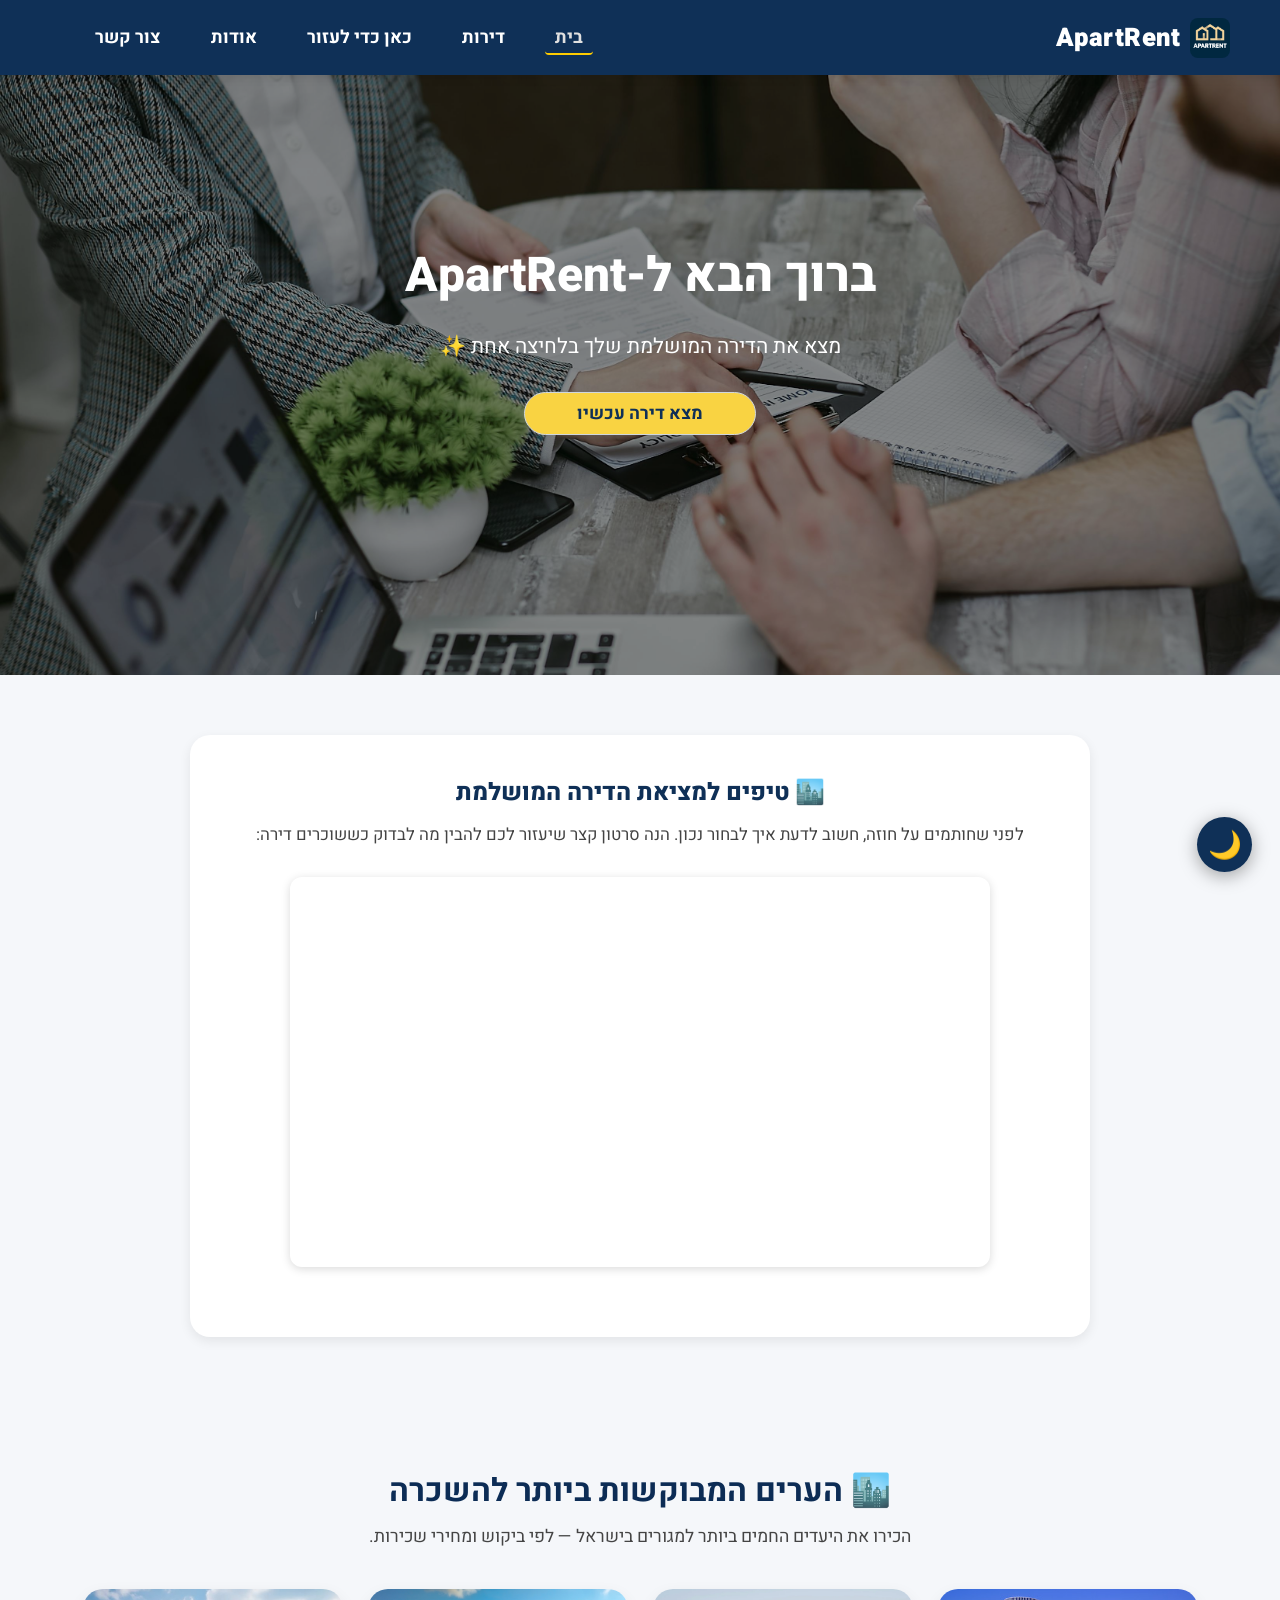
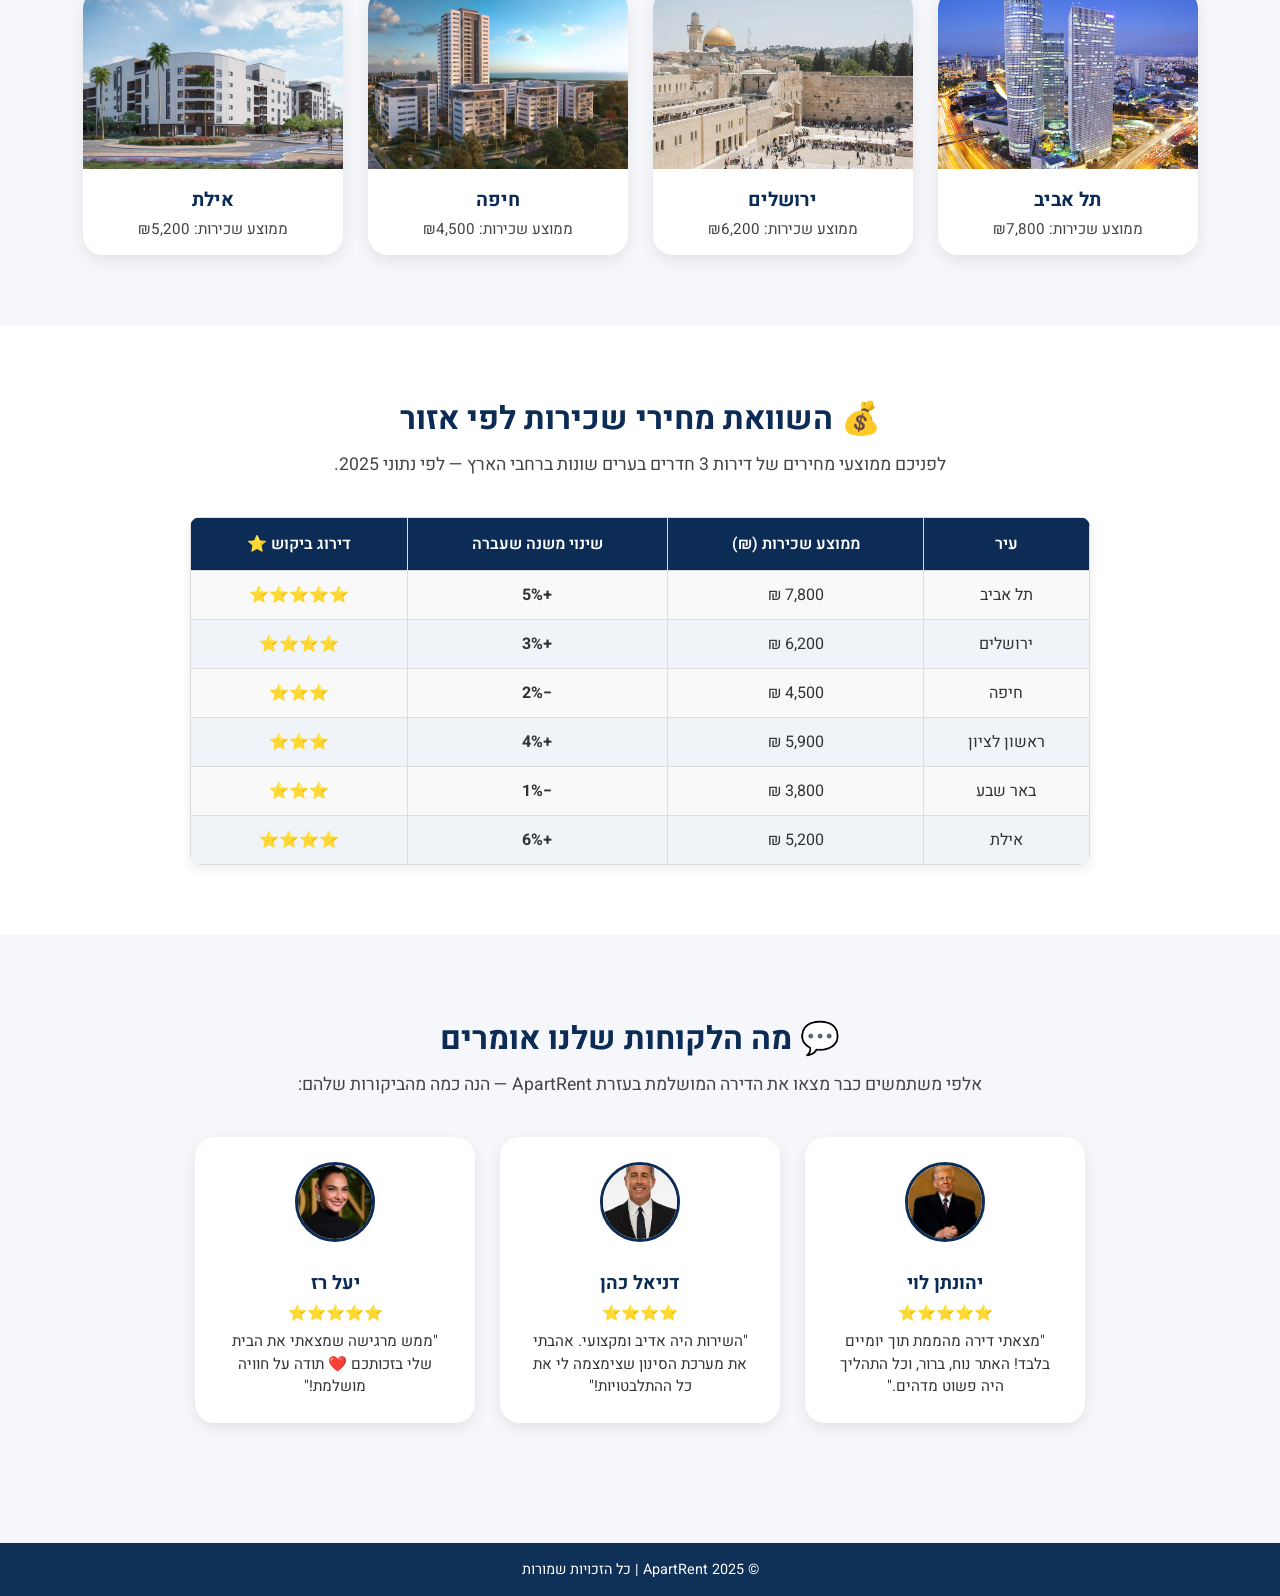
<file: RentApartments/index.html>
<!DOCTYPE html>
<html lang="he">
<head>
  <meta charset="UTF-8" />
  <meta name="viewport" content="width=device-width, initial-scale=1.0" />
  <title>ApartRent - הבית שלך מתחיל כאן</title>
  <link rel="stylesheet" href="css/style.css" />
  <link href="https://fonts.googleapis.com/css2?family=Heebo:wght@400;600;800&family=Assistant:wght@400;700&display=swap" rel="stylesheet">
<meta http-equiv="Content-Security-Policy" content="frame-src https://www.youtube.com;">
  
</head>

<body>
  <header class="site-header">
    <h1 class="site-logo">
      <img src="images/index_logo.png" alt="ApartRent Logo">
      ApartRent
    </h1>

    <button id="floating-theme-btn" class="floating-theme-btn">🌙</button>

    <nav class="navbar">
        <div class="logo">
            <a href="#"></a>
        </div>
        <ul class="nav-links">
            <li><a href="index.html"class="active">בית</a></li>
            <li><a href="apartments.html">דירות</a></li>
            <li><a href="help.html">כאן כדי לעזור</a></li>
            <li><a href="about.html">אודות</a></li>
            <li><a href="contact.html">צור קשר</a></li>

        </ul>
        <div class="menu-toggle">
            <span class="bar"></span>
            <span class="bar"></span>
            <span class="bar"></span>
        </div>
    </nav>

    <script>
        let toggleMode = false;
        document.addEventListener('DOMContentLoaded', () => {
            const menuToggle = document.querySelector('.menu-toggle');
            const navLinks = document.querySelector('.nav-links');

            menuToggle.addEventListener('click', () => {
                if (!toggleMode) {
                    menuToggle.classList.add('active');
                } else {
                    menuToggle.classList.remove('active');
                }
                navLinks.classList.toggle('active');
                toggleMode = !toggleMode;
            });



        });



    </script>





    <!-- <nav class="navbar">
      <ul>
        <li><a href="index.html">בית</a></li>
        <li><a href="apartments.html" class="active">דירות</a></li>
        <li><a href="help.html">כאן כדי לעזור</a></li>
        <li><a href="about.html">אודות</a></li>
        <li><a href="contact.html">צור קשר</a></li>
      </ul>
    </nav> -->
  </header>

  <section class="hero">
    <div class="content">
      <h2>ברוך הבא ל-ApartRent</h2>
      <p>מצא את הדירה המושלמת שלך בלחיצה אחת ✨</p>
      <a href="apartments.html" class="btn">מצא דירה עכשיו</a>
    </div>
  </section>

<section class="tips-section">
  <div class="tips-card">
    <h2>🏙️ טיפים למציאת הדירה המושלמת</h2>
    <p>
      לפני שחותמים על חוזה, חשוב לדעת איך לבחור נכון. הנה סרטון קצר שיעזור לכם להבין
      מה לבדוק כששוכרים דירה:
    </p>
<div class="video-wrapper">
  <iframe 
    width="560" 
    height="315" 
    src="https://www.youtube.com/embed/4kdWmWkvQEw" 
    title="טיפים לשוכרי דירות" 
    frameborder="0" 
    allowfullscreen>
  </iframe>
</div>
  </div>
</section>


<section class="popular-cities">
  <h2>🏙️ הערים המבוקשות ביותר להשכרה</h2>
  <p class="section-desc">הכירו את היעדים החמים ביותר למגורים בישראל — לפי ביקוש ומחירי שכירות.</p>

  <div class="city-grid">
    <div class="city-card">
      <img src="images/telaviv.jpg" alt="תל אביב">
      <h3>תל אביב</h3>
      <p>ממוצע שכירות: ₪7,800</p>
    </div>
    <div class="city-card">
      <img src="images/jerusalem.jpg" alt="ירושלים">
      <h3>ירושלים</h3>
      <p>ממוצע שכירות: ₪6,200</p>
    </div>
    <div class="city-card">
      <img src="images/haifa.jpg" alt="חיפה">
      <h3>חיפה</h3>
      <p>ממוצע שכירות: ₪4,500</p>
    </div>
    <div class="city-card">
      <img src="images/eilat.jpg" alt="אילת">
      <h3>אילת</h3>
      <p>ממוצע שכירות: ₪5,200</p>
    </div>
  </div>
</section>

<section class="price-compare">
  <h2>💰 השוואת מחירי שכירות לפי אזור</h2>
  <p class="section-desc">לפניכם ממוצעי מחירים של דירות 3 חדרים בערים שונות ברחבי הארץ — לפי נתוני 2025.</p>

  <table class="price-table">
    <thead>
      <tr>
        <th>עיר</th>
        <th>ממוצע שכירות (₪)</th>
        <th>שינוי משנה שעברה</th>
        <th>דירוג ביקוש ⭐</th>
      </tr>
    </thead>
    <tbody>
      <tr>
        <td>תל אביב</td>
        <td>7,800 ₪</td>
        <td class="up">+5%</td>
        <td>⭐⭐⭐⭐⭐</td>
      </tr>
      <tr>
        <td>ירושלים</td>
        <td>6,200 ₪</td>
        <td class="up">+3%</td>
        <td>⭐⭐⭐⭐</td>
      </tr>
      <tr>
        <td>חיפה</td>
        <td>4,500 ₪</td>
        <td class="down">−2%</td>
        <td>⭐⭐⭐</td>
      </tr>
      <tr>
        <td>ראשון לציון</td>
        <td>5,900 ₪</td>
        <td class="up">+4%</td>
        <td>⭐⭐⭐</td>
      </tr>
      <tr>
        <td>באר שבע</td>
        <td>3,800 ₪</td>
        <td class="down">−1%</td>
        <td>⭐⭐⭐</td>
      </tr>
      <tr>
        <td>אילת</td>
        <td>5,200 ₪</td>
        <td class="up">+6%</td>
        <td>⭐⭐⭐⭐</td>
      </tr>
    </tbody>
  </table>
</section>

<section class="reviews">
  <h2>💬 מה הלקוחות שלנו אומרים</h2>
  <p class="section-desc">אלפי משתמשים כבר מצאו את הדירה המושלמת בעזרת ApartRent — הנה כמה מהביקורות שלהם:</p>

  <div class="reviews-grid">
    <div class="review-card">
      <img src="images/rev1.jpg" alt="אורית לוי" class="review-img">
      <h3>יהונתן לוי</h3>
      <p class="stars">⭐⭐⭐⭐⭐</p>
      <p>"מצאתי דירה מהממת תוך יומיים בלבד! האתר נוח, ברור, וכל התהליך היה פשוט מדהים."</p>
    </div>

    <div class="review-card">
      <img src="images/rev2.jpg" alt="דניאל כהן" class="review-img">
      <h3>דניאל כהן</h3>
      <p class="stars">⭐⭐⭐⭐</p>
      <p>"השירות היה אדיב ומקצועי. אהבתי את מערכת הסינון שצימצמה לי את כל ההתלבטויות!"</p>
    </div>

    <div class="review-card">
      <img src="images/rev3.jpg" alt="יעל רז" class="review-img">
      <h3>יעל רז</h3>
      <p class="stars">⭐⭐⭐⭐⭐</p>
      <p>"ממש מרגישה שמצאתי את הבית שלי בזכותכם ❤️ תודה על חוויה מושלמת!"</p>
    </div>
  </div>
</section>


  <footer>
    <p>© 2025 ApartRent | כל הזכויות שמורות</p>
  </footer>

  <script>
    // כפתור מצב לילה צף
const themeBtn = document.getElementById("floating-theme-btn");
const body = document.body;

// טעינה — אם נבחר Dark בעבר, טען אותו
if (localStorage.getItem("theme") === "dark") {
  body.classList.add("dark-mode");
  themeBtn.textContent = "☀️";
}

// לחיצה — החלפת מצב
themeBtn.addEventListener("click", () => {
  const isDark = body.classList.toggle("dark-mode");
  themeBtn.textContent = isDark ? "☀️" : "🌙";
  localStorage.setItem("theme", isDark ? "dark" : "light");
});
  </script>
</body>
</html>
</file>
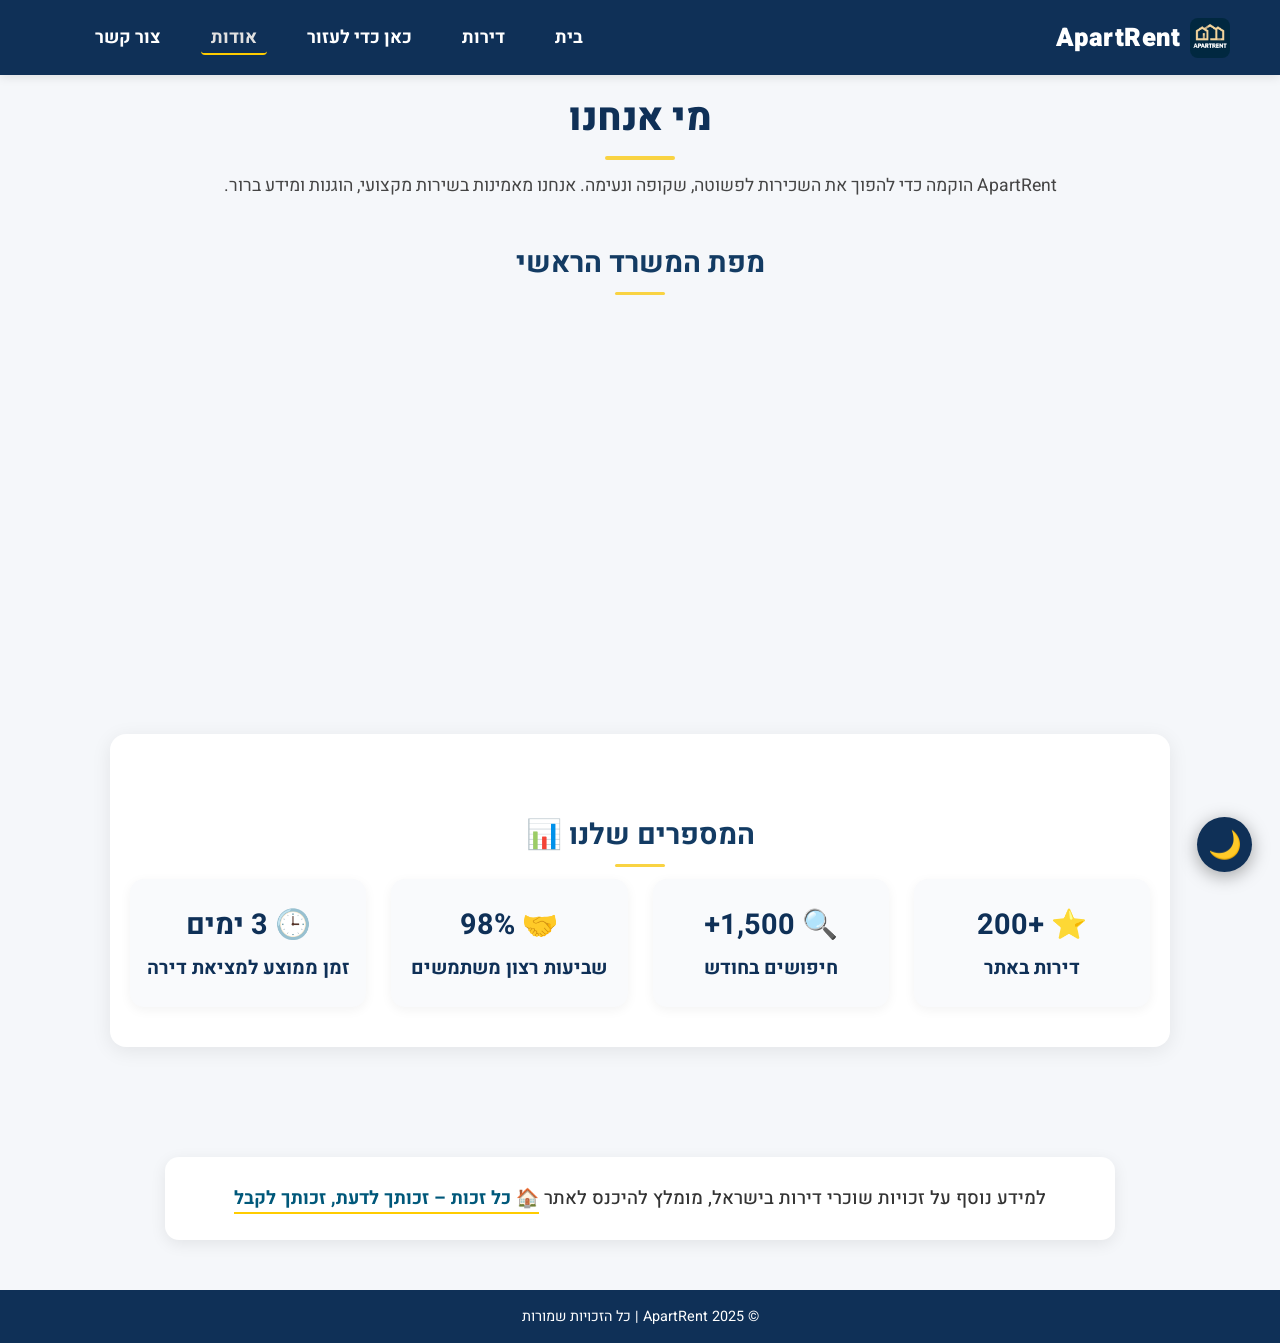
<file: RentApartments/about.html>
<!DOCTYPE html>
<html lang="he">
<head>
  <meta charset="UTF-8">
  <meta name="viewport" content="width=device-width, initial-scale=1.0">
  <title>ApartRent - אודות</title>
  <link rel="stylesheet" href="css/style.css">
  <link href="https://fonts.googleapis.com/css2?family=Heebo:wght@400;600;800&family=Assistant:wght@400;700&display=swap" rel="stylesheet">
</head>

<body>
  <header class="site-header">
    <h1 class="site-logo">
      <img src="images/index_logo.png" alt="ApartRent Logo">
      ApartRent
    </h1>

    <button id="floating-theme-btn" class="floating-theme-btn">🌙</button>

    <nav class="navbar">
        <div class="logo">
            <a href="#"></a>
        </div>
        <ul class="nav-links">
            <li><a href="index.html">בית</a></li>
            <li><a href="apartments.html">דירות</a></li>
            <li><a href="help.html">כאן כדי לעזור</a></li>
            <li><a href="about.html"class="active">אודות</a></li>
            <li><a href="contact.html">צור קשר</a></li>
        </ul>
        <div class="menu-toggle">
            <span class="bar"></span>
            <span class="bar"></span>
            <span class="bar"></span>
        </div>
    </nav>
  </header>

  <main class="about">
    <h2>מי אנחנו</h2>
    <p>ApartRent הוקמה כדי להפוך את השכירות לפשוטה, שקופה ונעימה. אנחנו מאמינות בשירות מקצועי, הוגנות ומידע ברור.</p>

    <h3>מפת המשרד הראשי</h3>
    <div class="map-wrap">
      <iframe
        title="Google Map"
        width="100%" height="380" style="border:0; border-radius:12px;"
        loading="lazy" allowfullscreen
        referrerpolicy="no-referrer-when-downgrade"
        src="https://www.google.com/maps/embed?pb=!1m18!1m12!1m3!1d1112.5152862086438!2d34.78176585934629!3d32.07921820573932!2m3!1f0!2f0!3f0!3m2!1i1024!2i768!4f13.1!3m3!1m2!1s0x151d4b68427f7151%3A0x7d25e01c10d3f269!2z157XmdeQ15TXlSDXl9eQINeQ15DXlSDXnNee15zXmdeQ15Q!5e0!3m2!1she!2sil!4v1700234500000!5m2!1she!2sil">
      </iframe>
    </div>

    <section class="stats-section">
      <h3 class="stats-title">המספרים שלנו 📊</h3>

      <div class="stats-grid">
        <div class="stat-card">
          <span>⭐ +200</span>
          דירות באתר
        </div>

        <div class="stat-card">
          <span>🔍 1,500+</span>
          חיפושים בחודש
        </div>

        <div class="stat-card">
          <span>🤝 98%</span>
          שביעות רצון משתמשים
        </div>

        <div class="stat-card">
          <span>🕒 3 ימים</span>
          זמן ממוצע למציאת דירה
        </div>
      </div>
    </section>
  </main>
  
  <section class="about-link">
    <p>
      למידע נוסף על זכויות שוכרי דירות בישראל, מומלץ להיכנס לאתר
      <a href="https://www.kolzchut.org.il/he/%D7%A9%D7%95%D7%9B%D7%A8%D7%99_%D7%93%D7%99%D7%A8%D7%95%D7%AA"
         target="_blank" class="gov-link">
         🏠 כל זכות – זכותך לדעת, זכותך לקבל
      </a>
    </p>
  </section>

  <footer>
    <p>© 2025 ApartRent | כל הזכויות שמורות</p>
  </footer>

  <script>
    // תסריט המבורגר מנוע
    let toggleMode = false;
    document.addEventListener('DOMContentLoaded', () => {
        const menuToggle = document.querySelector('.menu-toggle');
        const navLinks = document.querySelector('.nav-links');

        menuToggle.addEventListener('click', () => {
            if (!toggleMode) {
                menuToggle.classList.add('active');
            } else {
                menuToggle.classList.remove('active');
            }
            navLinks.classList.toggle('active');
            toggleMode = !toggleMode;
        });
    });

    // כפתור מצב לילה צף
    const themeBtn = document.getElementById("floating-theme-btn");
    const body = document.body;

    // טעינה — אם נבחר Dark בעבר, טען אותו
    if (localStorage.getItem("theme") === "dark") {
      body.classList.add("dark-mode");
      themeBtn.textContent = "☀️";
    }

    // לחיצה — החלפת מצב
    themeBtn.addEventListener("click", () => {
      const isDark = body.classList.toggle("dark-mode");
      themeBtn.textContent = isDark ? "☀️" : "🌙";
      localStorage.setItem("theme", isDark ? "dark" : "light");
    });
  </script>

  <script defer src="js/script.js"></script> 
</body>
</html>
</file>
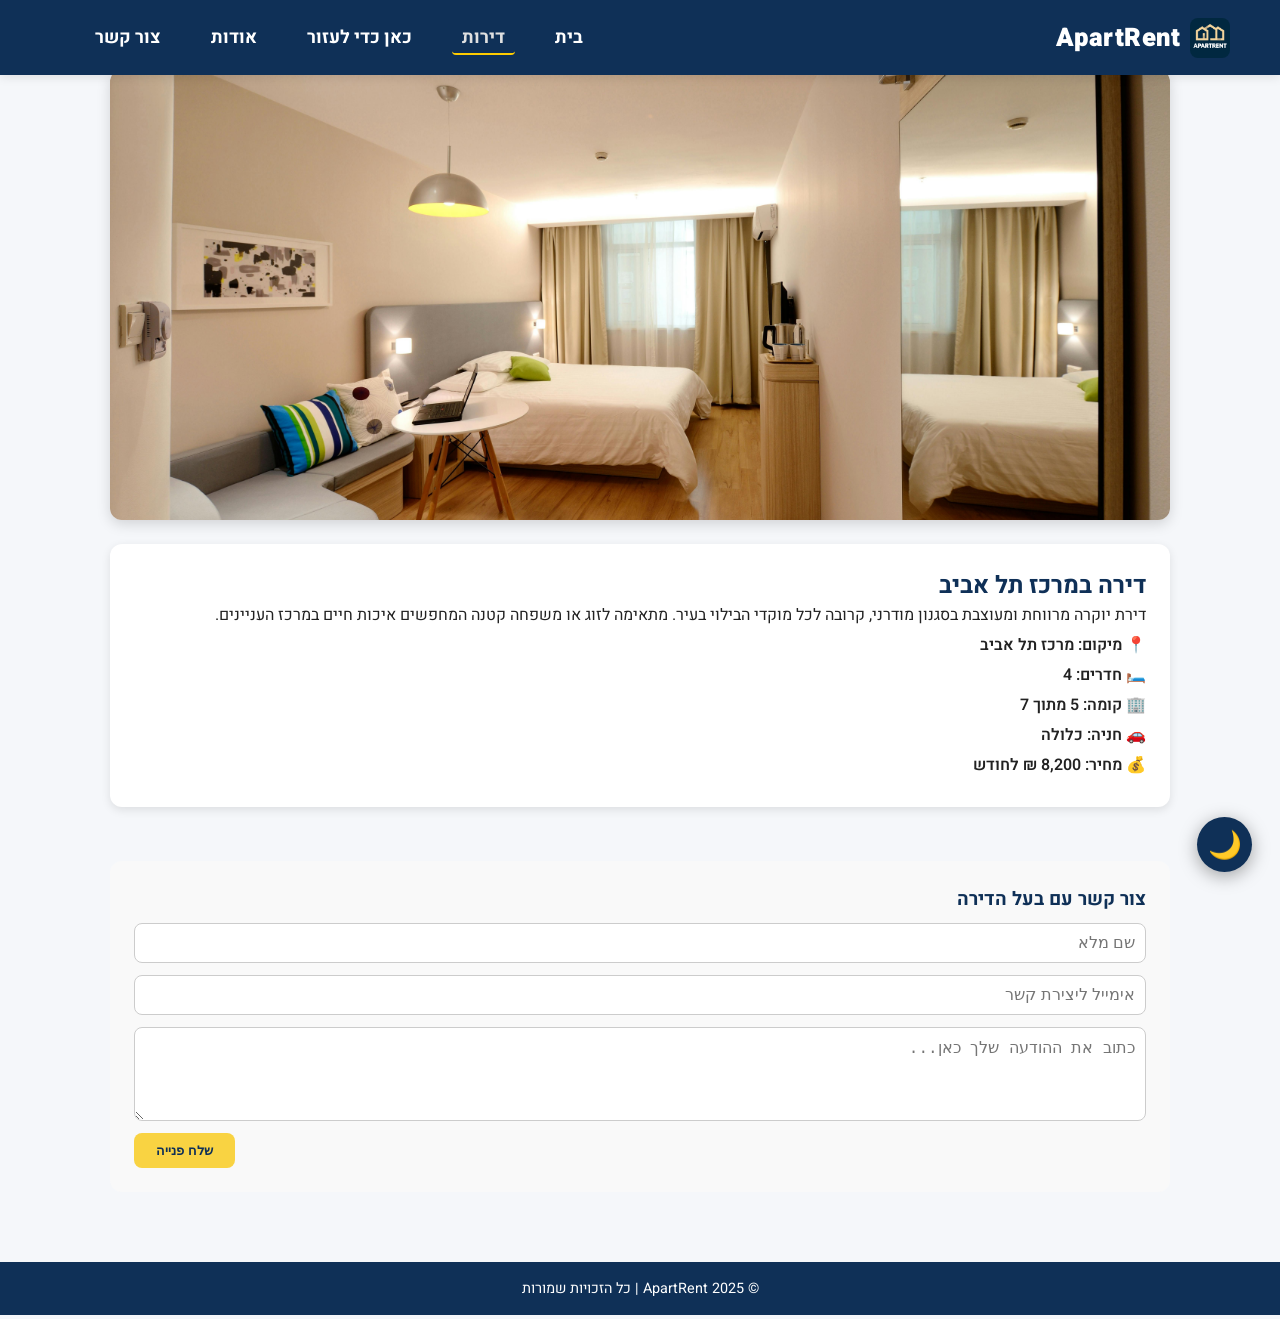
<file: RentApartments/apartment-details.html>
<!DOCTYPE html>
<html lang="he">
<head>
  <meta charset="UTF-8" />
  <meta name="viewport" content="width=device-width, initial-scale=1.0" />
  <title>ApartRent - פרטי דירה</title>
  <link rel="stylesheet" href="css/style.css" />
  <link href="https://fonts.googleapis.com/css2?family=Heebo:wght@400;600;800&family=Assistant:wght@400;700&display=swap" rel="stylesheet">

</head>
<body>
  <header class="site-header">
    <h1 class="site-logo">
      <img src="images/index_logo.png" alt="ApartRent Logo">
      ApartRent
    </h1>

    <button id="floating-theme-btn" class="floating-theme-btn">🌙</button>

    <nav class="navbar">
        <div class="logo">
            <a href="#"></a>
        </div>
        <ul class="nav-links">
            <li><a href="index.html">בית</a></li>
            <li><a href="apartments.html" class="active">דירות</a></li>
            <li><a href="help.html">כאן כדי לעזור</a></li>
            <li><a href="about.html">אודות</a></li>
            <li><a href="contact.html">צור קשר</a></li>

        </ul>
        <div class="menu-toggle">
            <span class="bar"></span>
            <span class="bar"></span>
            <span class="bar"></span>
        </div>
    </nav>

    <script>
        let toggleMode = false;
        document.addEventListener('DOMContentLoaded', () => {
            const menuToggle = document.querySelector('.menu-toggle');
            const navLinks = document.querySelector('.nav-links');

            menuToggle.addEventListener('click', () => {
                if (!toggleMode) {
                    menuToggle.classList.add('active');
                } else {
                    menuToggle.classList.remove('active');
                }
                navLinks.classList.toggle('active');
                toggleMode = !toggleMode;
            });



        });



    </script>





    <!-- <nav class="navbar">
      <ul>
        <li><a href="index.html">בית</a></li>
        <li><a href="apartments.html" class="active">דירות</a></li>
        <li><a href="help.html">כאן כדי לעזור</a></li>
        <li><a href="about.html">אודות</a></li>
        <li><a href="contact.html">צור קשר</a></li>
      </ul>
    </nav> -->
  </header>

  <main>
    <section class="apartment-detail">
      <img src="images/apt5.jpg" alt="דירה במרכז תל אביב">
      <div class="info">
        <h2>דירה במרכז תל אביב</h2>
        <p>דירת יוקרה מרווחת ומעוצבת בסגנון מודרני, קרובה לכל מוקדי הבילוי בעיר. מתאימה לזוג או משפחה קטנה המחפשים איכות חיים במרכז העניינים.</p>
        <ul>
          <li>📍 מיקום: מרכז תל אביב</li>
          <li>🛏️ חדרים: 4</li>
          <li>🏢 קומה: 5 מתוך 7</li>
          <li>🚗 חניה: כלולה</li>
          <li>💰 מחיר: 8,200 ₪ לחודש</li>
        </ul>
      </div>

      <div class="contact-owner">
        <h3>צור קשר עם בעל הדירה</h3>
        <form>
          <input type="text" placeholder="שם מלא" required>
          <input type="email" placeholder="אימייל ליצירת קשר" required>
          <textarea rows="4" placeholder="כתוב את ההודעה שלך כאן..." required></textarea>
          <button type="submit">שלח פנייה</button>
        </form>
      </div>
    </section>
  </main>

  <footer>
    <p>© 2025 ApartRent | כל הזכויות שמורות</p>
  </footer>

  <script>
    // כפתור מצב לילה צף
const themeBtn = document.getElementById("floating-theme-btn");
const body = document.body;

// טעינה — אם נבחר Dark בעבר, טען אותו
if (localStorage.getItem("theme") === "dark") {
  body.classList.add("dark-mode");
  themeBtn.textContent = "☀️";
}

// לחיצה — החלפת מצב
themeBtn.addEventListener("click", () => {
  const isDark = body.classList.toggle("dark-mode");
  themeBtn.textContent = isDark ? "☀️" : "🌙";
  localStorage.setItem("theme", isDark ? "dark" : "light");
});

  </script>
  
</body>
</html>
</file>
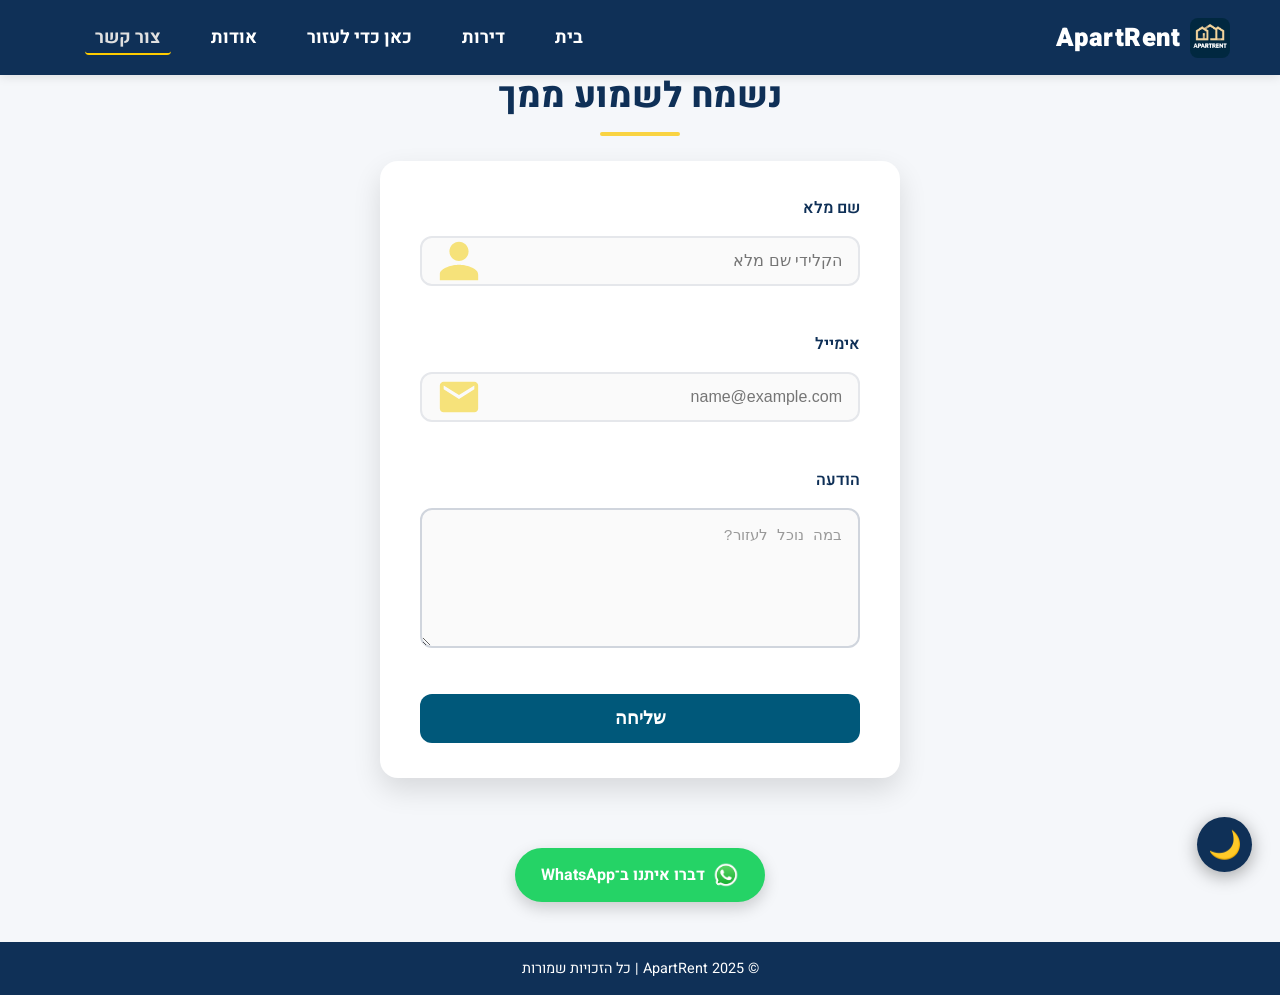
<file: RentApartments/contact.html>
<!DOCTYPE html>
<html lang="he">
<head>
  <meta charset="UTF-8">
  <meta name="viewport" content="width=device-width, initial-scale=1.0">
  <title>ApartRent - צור קשר</title>

  <link rel="stylesheet" href="css/style.css">
  <link href="https://fonts.googleapis.com/css2?family=Heebo:wght@400;600;800&family=Assistant:wght@400;700&display=swap" rel="stylesheet">
  <script defer src="js/script.js"></script>
</head>

<body>
  <header class="site-header">
    <h1 class="site-logo">
      <img src="images/index_logo.png" alt="ApartRent Logo">
      ApartRent
    </h1>

    <button id="floating-theme-btn" class="floating-theme-btn">🌙</button>

    <nav class="navbar">
        <div class="logo">
            <a href="#"></a>
        </div>
        <ul class="nav-links">
            <li><a href="index.html">בית</a></li>
            <li><a href="apartments.html">דירות</a></li>
            <li><a href="help.html">כאן כדי לעזור</a></li>
            <li><a href="about.html">אודות</a></li>
            <li><a href="contact.html"class="active">צור קשר</a></li>

        </ul>
        <div class="menu-toggle">
            <span class="bar"></span>
            <span class="bar"></span>
            <span class="bar"></span>
        </div>
    </nav>

    <script>
        let toggleMode = false;
        document.addEventListener('DOMContentLoaded', () => {
            const menuToggle = document.querySelector('.menu-toggle');
            const navLinks = document.querySelector('.nav-links');

            menuToggle.addEventListener('click', () => {
                if (!toggleMode) {
                    menuToggle.classList.add('active');
                } else {
                    menuToggle.classList.remove('active');
                }
                navLinks.classList.toggle('active');
                toggleMode = !toggleMode;
            });



        });



    </script>





    <!-- <nav class="navbar">
      <ul>
        <li><a href="index.html">בית</a></li>
        <li><a href="apartments.html" class="active">דירות</a></li>
        <li><a href="help.html">כאן כדי לעזור</a></li>
        <li><a href="about.html">אודות</a></li>
        <li><a href="contact.html">צור קשר</a></li>
      </ul>
    </nav> -->
  </header>

  <main class="contact">
    <h2>נשמח לשמוע ממך</h2>

    <form id="contactForm" class="card-form">

      <label for="name">שם מלא</label>
      <input type="text" id="name" placeholder="הקלידי שם מלא" required>
      <div class="error"></div>

      <label for="email">אימייל</label>
      <input type="email" id="email" placeholder="name@example.com" required>
      <div class="error"></div>

      <label for="message">הודעה</label>
      <textarea id="message" rows="5" placeholder="במה נוכל לעזור?" required></textarea>
      <div class="error"></div>

      <button type="submit" class="btn btn-primary">שליחה</button>
    </form>
  </main>

  <!-- 🔗 כפתור וואטסאפ -->
  <div class="whatsapp-contact">
    <a href="https://wa.me/0587785459" target="_blank" class="whatsapp-btn">
      <img src="images/whatsapp.jpg" alt="WhatsApp" class="whatsapp-logo">
      דברו איתנו ב־WhatsApp
    </a>
  </div>

  <footer>
    <p>© 2025 ApartRent | כל הזכויות שמורות</p>
  </footer>
  <script>
    // כפתור מצב לילה צף
const themeBtn = document.getElementById("floating-theme-btn");
const body = document.body;

// טעינה — אם נבחר Dark בעבר, טען אותו
if (localStorage.getItem("theme") === "dark") {
  body.classList.add("dark-mode");
  themeBtn.textContent = "☀️";
}

// לחיצה — החלפת מצב
themeBtn.addEventListener("click", () => {
  const isDark = body.classList.toggle("dark-mode");
  themeBtn.textContent = isDark ? "☀️" : "🌙";
  localStorage.setItem("theme", isDark ? "dark" : "light");
});
  </script>
  <!-- 🔔 POPUP יתווסף ב-JS (לא צריך כאן HTML נוסף) -->

</body>
</html>
</file>
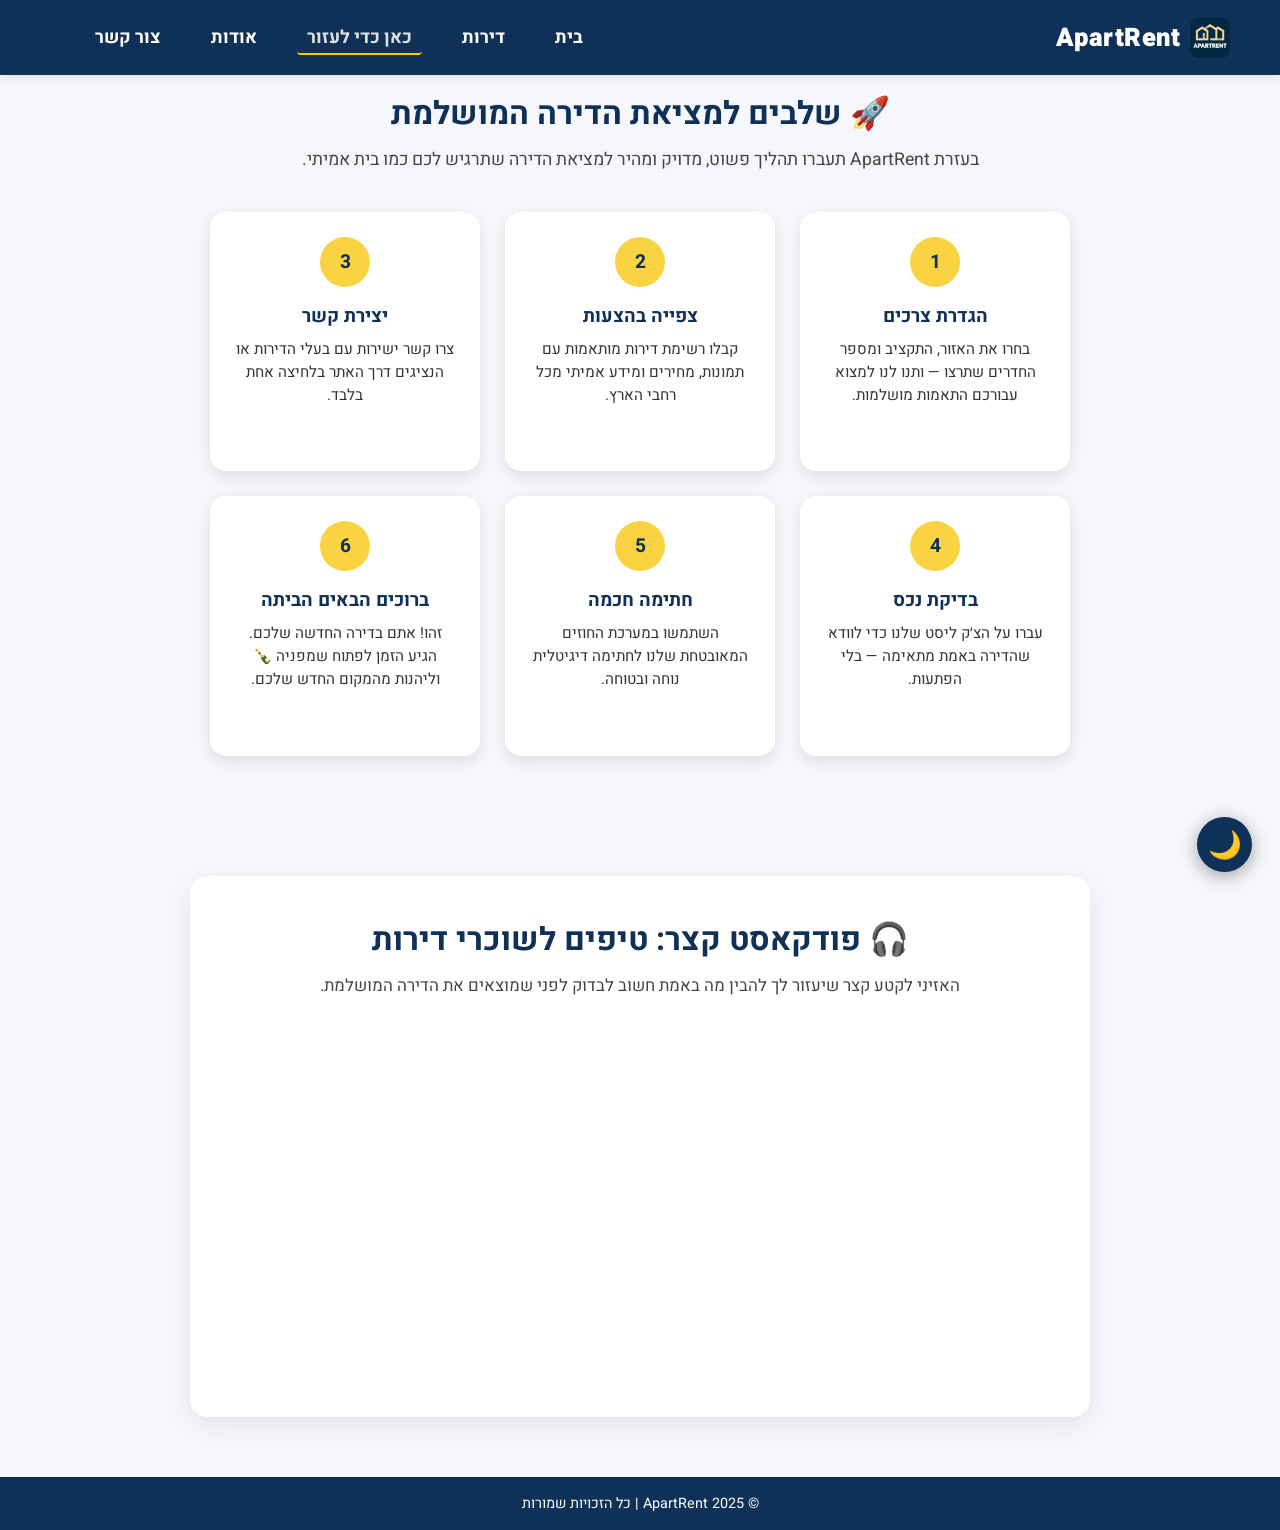
<file: RentApartments/help.html>
<!DOCTYPE html>
<html lang="he">
<head>
  <meta charset="UTF-8">
  <meta name="viewport" content="width=device-width, initial-scale=1.0">
  <title>ApartRent - כאן כדי לעזור</title>
  <link rel="stylesheet" href="css/style.css">
  <link href="https://fonts.googleapis.com/css2?family=Heebo:wght@400;600;800&family=Assistant:wght@400;700&display=swap" rel="stylesheet">
  <script defer src="js/script.js"></script>
</head>

<body>
  <body class="help-page">

  <header class="site-header">
    <h1 class="site-logo">
      <img src="images/index_logo.png" alt="ApartRent Logo">
      ApartRent
    </h1>

    <button id="floating-theme-btn" class="floating-theme-btn">🌙</button>

    <nav class="navbar">
        <div class="logo">
            <a href="#"></a>
        </div>
        <ul class="nav-links">
            <li><a href="index.html">בית</a></li>
            <li><a href="apartments.html">דירות</a></li>
            <li><a href="help.html"class="active">כאן כדי לעזור</a></li>
            <li><a href="about.html">אודות</a></li>
            <li><a href="contact.html">צור קשר</a></li>

        </ul>
        <div class="menu-toggle">
            <span class="bar"></span>
            <span class="bar"></span>
            <span class="bar"></span>
        </div>
    </nav>

    <script>
        let toggleMode = false;
        document.addEventListener('DOMContentLoaded', () => {
            const menuToggle = document.querySelector('.menu-toggle');
            const navLinks = document.querySelector('.nav-links');

            menuToggle.addEventListener('click', () => {
                if (!toggleMode) {
                    menuToggle.classList.add('active');
                } else {
                    menuToggle.classList.remove('active');
                }
                navLinks.classList.toggle('active');
                toggleMode = !toggleMode;
            });



        });



    </script>





    <!-- <nav class="navbar">
      <ul>
        <li><a href="index.html">בית</a></li>
        <li><a href="apartments.html" class="active">דירות</a></li>
        <li><a href="help.html">כאן כדי לעזור</a></li>
        <li><a href="about.html">אודות</a></li>
        <li><a href="contact.html">צור קשר</a></li>
      </ul>
    </nav> -->
  </header>

  <main>
    <section class="steps-section">
      <h2>🚀 שלבים למציאת הדירה המושלמת</h2>
      <p>בעזרת ApartRent תעברו תהליך פשוט, מדויק ומהיר למציאת הדירה שתרגיש לכם כמו בית אמיתי.</p>

      <div class="steps-grid">
        <div class="step-card">
          <div class="step-number">1</div>
          <h3>הגדרת צרכים</h3>
          <p>בחרו את האזור, התקציב ומספר החדרים שתרצו — ותנו לנו למצוא עבורכם התאמות מושלמות.</p>
        </div>
        <div class="step-card">
          <div class="step-number">2</div>
          <h3>צפייה בהצעות</h3>
          <p>קבלו רשימת דירות מותאמות עם תמונות, מחירים ומידע אמיתי מכל רחבי הארץ.</p>
        </div>
        <div class="step-card">
          <div class="step-number">3</div>
          <h3>יצירת קשר</h3>
          <p>צרו קשר ישירות עם בעלי הדירות או הנציגים דרך האתר בלחיצה אחת בלבד.</p>
        </div>
        <div class="step-card">
          <div class="step-number">4</div>
          <h3>בדיקת נכס</h3>
          <p>עברו על הצ׳ק ליסט שלנו כדי לוודא שהדירה באמת מתאימה — בלי הפתעות.</p>
        </div>
        <div class="step-card">
          <div class="step-number">5</div>
          <h3>חתימה חכמה</h3>
          <p>השתמשו במערכת החוזים המאובטחת שלנו לחתימה דיגיטלית נוחה ובטוחה.</p>
        </div>
        <div class="step-card">
          <div class="step-number">6</div>
          <h3>ברוכים הבאים הביתה</h3>
          <p>זהו! אתם בדירה החדשה שלכם. הגיע הזמן לפתוח שמפניה 🍾 וליהנות מהמקום החדש שלכם.</p>
        </div>
      </div>
    </section>
  </main>

<section class="podcast-section">
  <h2>🎧 פודקאסט קצר: טיפים לשוכרי דירות</h2>
  <p>האזיני לקטע קצר שיעזור לך להבין מה באמת חשוב לבדוק לפני שמוצאים את הדירה המושלמת.</p>

  <iframe data-testid="embed-iframe" style="border-radius:12px"
    src="https://open.spotify.com/embed/episode/3sdKPxfcxHxlo96VHxZCpf?utm_source=generator&t=0"
    width="100%" height="352" frameBorder="0" allowfullscreen=""
    allow="autoplay; clipboard-write; encrypted-media; fullscreen; picture-in-picture"
    loading="lazy">
  </iframe>
</section>


  <footer>
    <p>© 2025 ApartRent | כל הזכויות שמורות</p>
  </footer>

  <script>
    // כפתור מצב לילה צף
const themeBtn = document.getElementById("floating-theme-btn");
const body = document.body;

// טעינה — אם נבחר Dark בעבר, טען אותו
if (localStorage.getItem("theme") === "dark") {
  body.classList.add("dark-mode");
  themeBtn.textContent = "☀️";
}

// לחיצה — החלפת מצב
themeBtn.addEventListener("click", () => {
  const isDark = body.classList.toggle("dark-mode");
  themeBtn.textContent = isDark ? "☀️" : "🌙";
  localStorage.setItem("theme", isDark ? "dark" : "light");
});

  </script>
</body>
</html>
</file>
<file: RentApartments/css/style.css>
/* ================================
   ApartRent — עיצוב כולל
   ================================ */
:root {
  --primary: #0f3057;
  --secondary: #00587a;
  --accent: #ffcc00;
  --bg-light: #f5f7fa;
  --text-dark: #333;
  --white: #fff;
}

body.dark-mode {
  --primary: #151f2b;
  --secondary: #27415a;
  --bg-light: #0e141b;
  --text-dark: #f2f2f2;
  --accent: #ffd24d;
}

* {
  box-sizing: border-box;
}

body {
  margin: 0;
  font-family: "Heebo", sans-serif;
  direction: rtl;
  background-color: var(--bg-light);
  color: var(--text-dark);
  transition: background-color 0.3s, color 0.3s;
}

/* ===== Header & Nav ===== */
.site-header {
  position: relative;
  background: var(--primary);
  color: var(--white);
  display: flex;
  justify-content: space-between;
  align-items: center;
  padding: 14px 50px;
  flex-wrap: wrap;
}
@media (max-width: 500px) {
  .site-header {

display: flex;}
    
}


.site-header h1 {
  margin: 0;
  font-weight: 900;
  letter-spacing: 0.5px;
}

.navbar ul {
  list-style: none;
  display: flex;
  gap: 0px;
  margin: 0;
  padding: 0;
}

.navbar a {
  color: var(--white);
  text-decoration: none;
  font-weight: 700;
  padding-bottom: 2px;
  transition: 0.25s;
}

.navbar a.active,
.navbar a:hover {
  color: var(--accent);
  border-bottom: 2px solid var(--accent);
}

/* כפתור מצב כהה בפינה */
#theme-toggle {
  position: absolute;
  right: 18px;
  top: 14px;
  background: none;
  border: none;
  color: var(--white);
  font-size: 20px;
  cursor: pointer;
  line-height: 1;
}

/* Mobile menu */
.menu-toggle {
  display: none;
  background: none;
  border: none;
  color: var(--white);
  font-size: 26px;
  cursor: pointer;
}

@media (max-width: 768px) {
  .site-header {
    /* flex-direction: column; */
    padding: 12px 20px;
  }

  .navbar ul {
    display: none;
    flex-direction: column;
    width: 100%;
    padding: 16px 0;
    background: var(--primary);
  }

  .navbar ul.show {
    display: flex;
  }

  .menu-toggle {
    display: block;
    align-self: flex-start;
  }
}

/* ===== Hero ===== */
.hero {
    position: relative;
    background: url("../images/index.jpg") center/cover no-repeat;
    padding: 100px 20px;     /* ★ החזרת ה-padding המקורי */
    min-height: 75vh;        /* כדי שהאזור עדיין יהיה גבוה ויפה */
    display: flex;
    flex-direction: column;  /* ★ מסדר את הטקסט והכפתור אחד מתחת לשני */
    justify-content: center; /* ★ מרכז אנכית */
    align-items: center;     /* ★ מרכז אופקית */
    color: #fff;
    text-align: center;
}

body.dark-mode .hero h1,
body.dark-mode .hero p,
body.dark-mode .hero a {
    color: #000 !important;
}


.hero .overlay {
  position: absolute;
  inset: 0;
  background: rgba(0, 0, 0, 0.45);
}

.hero h2,
.hero p,
.hero a {
  position: relative;
  z-index: 1;
}

.btn {
  background: var(--secondary);
  color: var(--white);
  border: none;
  padding: 5px 7px;
  border-radius: 8px;
  font-weight: 700;
  cursor: pointer;
  transition: 0.25s;
}

.btn:hover {
  filter: brightness(1.07);
}

.btn-light {
  background: #fff;
  color: var(--primary);
  border: 1px solid var(--primary);
}

.fade-in {
  opacity: 0;
  transform: translateY(24px);
  animation: fadeInUp 1s ease forwards;
}

@keyframes fadeInUp {
  to {
    opacity: 1;
    transform: translateY(0);
  }
}

.intro {
  background: #fff;
  text-align: center;
  padding: 60px 20px;
  margin: 30px auto;
  max-width: 900px;
  border-radius: 12px;
  box-shadow: 0 4px 12px rgba(0, 0, 0, 0.08);
}

/* ===== Apartments ===== */
.apartments {
  text-align: center;
  padding: 48px 20px;
}
.apartments h2 {
    font-size: 2.4rem;  /* בדיוק כמו בעמוד אודות */
    font-weight: 800;
    color: #0F3057;
    text-align: center;
    margin-bottom: 20px;
}

.search-bar {
  display: flex;
  justify-content: center;
  align-items: center;
  flex-wrap: wrap;
  gap: 20px;
  margin: 34px auto 52px;
  max-width: 1100px;
}

.search-bar input[type="text"],
.search-bar select,
.btn,
.btn-light {
  padding: 5px 7px;
  border-radius: 8px;
  border: 1px solid #d0d7de;
  font-size: 14px;
  background: #fff;
}
@media (min-width: 300px) {
  .search-bar input[type="text"],
  .search-bar select,
  .btn,
  .btn-light {
    min-width: 100%;
  }
    
}
.range-wrap {
  display: flex;
  flex-direction: row;
  align-items: center;
  gap: 10px;
  min-width: 300px;
}

.range-wrap label {
  font-size: 14px;
  color: var(--text-dark);
  white-space: nowrap;
}

.range-wrap input[type="range"] {
  flex: 1;
  accent-color: #f9d342;
  margin: 0;
  cursor: pointer;
}

.range-wrap output {
  width: 80px;
  text-align: center;
  font-weight: 700;
}

.grid-container {
  display: grid;
  grid-template-columns: repeat(auto-fit, minmax(250px, 1fr));
  gap: 40px;
  justify-items: center;
  align-items: start;
  padding: 0 40px 60px;
}

.apartment-card {
  width: 100%;
  max-width: 320px;
  background: #fff;
  border-radius: 12px;
  overflow: hidden;
  box-shadow: 0 4px 10px rgba(0, 0, 0, 0.1);
  transition: 0.25s;
}

.apartment-card:hover {
  transform: translateY(-5px);
  box-shadow: 0 8px 16px rgba(0, 0, 0, 0.18);
}

.apartment-card img {
  width: 100%;
  height: 200px;
  object-fit: cover;
}

/* הודעת אין תוצאות – ברירת מחדל מוסתרת */
.hidden {
  display: none;
}

#noResults {
  margin-top: 8px;
  color: #666;
}

/* ===== Services ===== */
.services h2 {
  text-align: center;
  margin-top: 36px;
}

.services-grid {
  padding: 0 24px 60px;
}

.service-card {
  background: #fff;
  padding: 22px;
  border-radius: 12px;
  box-shadow: 0 4px 12px rgba(0, 0, 0, 0.08);
}

/* ===== Contact ===== */
.contact h2 {
  text-align: center;
}

.card-form {
  max-width: 520px;
  margin: 18px auto;
  background: #fff;
  border-radius: 12px;
  padding: 22px;
  box-shadow: 0 6px 16px rgba(0, 0, 0, 0.08);
  display: flex;
  flex-direction: column;
  gap: 12px;
}

.card-form input,
.card-form textarea {
  border: 1px solid #cfd6dd;
  border-radius: 8px;
  padding: 12px;
  font-size: 14px;
}

.card-form .btn-primary {
  background: var(--secondary);
  color: #fff;
  border: none;
  font-weight: 800;
}

#formMessage {
  text-align: center;
  font-weight: 700;
}

/* ===== Tables ===== */
table {
  margin: 24px auto;
  border-collapse: collapse;
  width: 86%;
  background: #fff;
  border-radius: 10px;
  overflow: hidden;
}

th,
td {
  border: 1px solid #e6e6e6;
  padding: 12px;
  text-align: center;
}

th {
  background: var(--secondary);
  color: #fff;
}

/* ===== Footer ===== */
footer {
  background: var(--primary);
  color: #fff;
  text-align: center;
  padding: 16px;
  margin-top: 30px;
}

/* ===== Responsive ===== */
@media (max-width: 900px) {
  .search-bar {
    flex-direction: column;
    align-items: stretch;
  }

  .range-wrap {
    flex-direction: column;
    width: 100%;
  }

  /* .btn,
  .btn-light {
    width: 100%;
  } */
}
.video-container {
  position: relative;
  padding-bottom: 56.25%; /* יחס 16:9 */
  height: 0;
  overflow: hidden;
  border-radius: 16px;
  box-shadow: 0 4px 10px rgba(0,0,0,0.2);
  margin: 30px auto;
  max-width: 800px;
}

.video-container iframe {
  position: absolute;
  top: 0;
  left: 0;
  width: 100%;
  height: 100%;
  border: none;
}

.video-wrapper {
  display: flex;             /* מאפשר למרכז אלמנטים בתוך הקונטיינר */
  justify-content: center;   /* ממרכז לרוחב */
  margin: 30px auto;         /* מוסיף רווח ומציב באמצע הדף */
}
/* ==== עיצוב למסגרת הסרטון ==== */
.tips-section {
  display: flex;
  justify-content: center;
  margin: 60px auto;
  padding: 0 20px;
}

.tips-card {
  background: #fff;
  border-radius: 20px;
  box-shadow: 0 4px 12px rgba(0, 0, 0, 0.08);
  max-width: 900px;
  width: 100%;
  text-align: center;
  padding: 40px 30px;
}

.tips-card h2 {
  color: var(--primary);
  margin-bottom: 12px;
  font-weight: 800;
}

.tips-card p {
  color: #444;
  font-size: 1.05rem;
  margin-bottom: 24px;
}

.video-wrapper {
  display: flex;
  justify-content: center;
}

.video-wrapper iframe {
  border-radius: 12px;
  box-shadow: 0 2px 10px rgba(0, 0, 0, 0.15);
  width: 100%;
  max-width: 700px;
  height: 390px;
}
.whatsapp-contact {
  text-align: center;
  margin-top: 25px;
}

.whatsapp-btn {
  background-color: #25d366;
  color: #fff;
  padding: 12px 22px;
  border-radius: 40px;
  text-decoration: none;
  font-weight: 700;
  display: inline-flex;
  align-items: center;
  gap: 10px;
  box-shadow: 0 4px 10px rgba(0, 0, 0, 0.2);
  transition: 0.3s ease;
}

.whatsapp-btn:hover {
  background-color: #1ebe5d;
  transform: scale(1.05);
  box-shadow: 0 6px 14px rgba(0, 0, 0, 0.25);
}

.whatsapp-logo {
  width: 26px;
  height: 26px;
  border-radius: 50%;
}
.gov-link {
  color: var(--secondary);
  font-weight: 700;
  text-decoration: underline;
  transition: 0.3s;
}

.gov-link:hover {
  color: var(--accent);
}
.about-link {
  text-align: center;
  background: #ffffff;
  padding: 26px 40px;
  margin: 50px auto;
  max-width: 950px; /* ⬅️ הוגדל מ-780px */
  border-radius: 14px;
  box-shadow: 0 4px 16px rgba(0, 0, 0, 0.08);
  font-size: 1.15rem;
  line-height: 1.7;
  transition: transform 0.3s ease;
}

.about-link:hover {
  transform: translateY(-4px);
}

.about-link p {
  margin: 0;
  color: var(--text-dark);
  font-weight: 500;
}

.gov-link {
  color: var(--secondary);
  font-weight: 700;
  text-decoration: none;
  border-bottom: 2px solid var(--accent);
  transition: 0.3s ease;
  white-space: nowrap; /* ⬅️ מבטיח שהמשפט לא יישבר */
}

.gov-link:hover {
  color: var(--accent);
  border-bottom-color: var(--secondary);
  text-shadow: 0 0 6px rgba(255, 204, 0, 0.4);
}

.popular-cities {
  text-align: center;
  padding: 70px 20px;
  background: #f5f7fa;
}

.popular-cities h2 {
  font-size: 2rem;
  color: #0c2c55;
  margin-bottom: 10px;
}

.section-desc {
  color: #444;
  font-size: 1.1rem;
  margin-bottom: 40px;
}

.city-grid {
  display: flex;
  flex-wrap: wrap;
  justify-content: center;
  gap: 25px;
}

.city-card {
  flex: 1 1 220px;
  max-width: 260px;
  background: white;
  border-radius: 20px;
  box-shadow: 0 6px 16px rgba(0, 0, 0, 0.08);
  overflow: hidden;
  transition: all 0.3s ease;
  cursor: pointer;
}

.city-card:hover {
  transform: translateY(-8px);
  box-shadow: 0 8px 20px rgba(0, 0, 0, 0.15);
}

.city-card img {
  width: 100%;
  height: 180px;
  object-fit: cover;
}

.city-card h3 {
  color: #0c2c55;
  font-size: 1.2rem;
  margin: 10px 0 4px;
}

.city-card p {
  color: #444;
  margin-bottom: 15px;
  font-size: 0.95rem;
}

/* ==== טבלת השוואת מחירים ==== */
.price-compare {
  text-align: center;
  padding: 70px 20px;
  background-color: #fff;
}

.price-compare h2 {
  font-size: 2rem;
  color: #0c2c55;
  margin-bottom: 10px;
}

.price-table {
  width: 90%;
  max-width: 900px;
  margin: 40px auto 0;
  border-collapse: collapse;
  box-shadow: 0 4px 12px rgba(0, 0, 0, 0.08);
  border-radius: 10px;
  overflow: hidden;
  font-family: "Heebo", sans-serif;
}

.price-table th {
  background-color: #0c2c55;
  color: white;
  font-weight: 600;
  padding: 14px;
}

.price-table td {
  background-color: #f9f9f9;
  padding: 12px;
  color: #333;
  font-size: 1rem;
}

.price-table tr:nth-child(even) td {
  background-color: #f0f3f7;
}

.price-table tr:hover td {
  background-color: #e9eef5;
}

.up {
  color: #0b7a26;
  font-weight: bold;
}

.down {
  color: #c00;
  font-weight: bold;
}

.price-table td,
.price-table th {
  border: 1px solid #ddd;
}

/* ==== ביקורות לקוחות ==== */
.reviews {
  text-align: center;
  padding: 80px 20px;
  background-color: #f5f7fa;
}

.reviews h2 {
  font-size: 2rem;
  color: #0c2c55;
  margin-bottom: 10px;
}

.reviews-grid {
  display: flex;
  flex-wrap: wrap;
  justify-content: center;
  gap: 25px;
  margin-top: 40px;
}

.review-card {
  background: #fff;
  border-radius: 20px;
  box-shadow: 0 5px 15px rgba(0, 0, 0, 0.08);
  width: 280px;
  padding: 25px;
  transition: transform 0.3s ease, box-shadow 0.3s ease;
}

.review-card:hover {
  transform: translateY(-8px);
  box-shadow: 0 10px 20px rgba(0, 0, 0, 0.15);
}

.review-img {
  width: 80px;
  height: 80px;
  border-radius: 50%;
  object-fit: cover;
  margin-bottom: 10px;
  border: 3px solid #0c2c55;
}

.review-card h3 {
  color: #0c2c55;
  margin: 10px 0 5px;
}

.review-card p {
  color: #333;
  font-size: 0.95rem;
  line-height: 1.5;
}

.stars {
  color: #f4b400;
  font-size: 1.2rem;
  margin: 5px 0;
}
.podcast-section {
  background: #fff;
  margin: 60px auto;
  padding: 40px 25px;
  max-width: 900px;
  border-radius: 18px;
  box-shadow: 0 8px 28px rgba(0,0,0,0.08);
  text-align: center;
}

.podcast-section h2 {
  color: #0f3057;
  font-size: 2rem;
  margin-bottom: 10px;
}

.podcast-section p {
  color: #444;
  margin-bottom: 20px;
  font-size: 1.05rem;
}
/* ===== שגיאות בטופס ===== */
.error {
  color: #d9534f;
  font-size: 0.9rem;
  margin-top: 4px;
}

/* ===== POPUP ===== */
#successPopup {
  position: fixed;
  inset: 0;
  background: rgba(0,0,0,0.55);
  display: none;
  justify-content: center;
  align-items: center;
  z-index: 3000;
}

#successPopup.show {
  display: flex;
}

.popup-inner {
  background: white;
  padding: 30px 40px;
  border-radius: 16px;
  text-align: center;
  max-width: 350px;
  box-shadow: 0 10px 30px rgba(0,0,0,0.15);
  animation: fadePop 0.35s ease;
}

.popup-inner h3 {
  margin-top: 0;
  color: #0f3057;
}

#closeSuccess {
  margin-top: 15px;
  background: #0f3057;
  color: white;
  border: none;
  padding: 10px 22px;
  border-radius: 10px;
  cursor: pointer;
  font-weight: 600;
}

@keyframes fadePop {
  from {opacity: 0; transform: scale(.9);}
  to {opacity: 1; transform: scale(1);}
}
/* --- כותרת עמוד צור קשר --- */
.contact h2 {
  text-align: center;
  font-size: 2.2rem;
  color: #0f3057;
  margin-bottom: 10px;
  font-weight: 800;
}

.contact h2::after {
  content: "";
  display: block;
  width: 80px;
  height: 4px;
  background: #f9d342;
  margin: 10px auto 25px;
  border-radius: 10px;
}

/* --- תיבת הטופס --- */
.card-form {
  max-width: 520px;
  margin: 0 auto;
  background: #fff;
  padding: 35px 40px;
  border-radius: 18px;
  box-shadow: 0 12px 28px rgba(0, 0, 0, 0.12);
  display: flex;
  flex-direction: column;
  gap: 12px;
  transition: 0.3s;
}

.card-form:hover {
  transform: translateY(-4px);
  box-shadow: 0 14px 32px rgba(0, 0, 0, 0.15);
}

/* --- תוויות --- */
.card-form label {
  font-weight: 600;
  color: #0f3057;
  margin-bottom: 4px;
}

/* --- קופסאות קלט עם אייקונים --- */
.card-form input,
.card-form textarea {
  width: 100%;
  padding: 14px 16px 14px 42px;
  border: 2px solid #e5e7eb;
  border-radius: 12px;
  font-size: 1rem;
  transition: 0.3s;
  background-color: #fafafa;
  background-repeat: no-repeat;
  background-position: 14px center;
}

.card-form input#name {
  background-image: url("../images/icons/user.png");
}

.card-form input#email {
  background-image: url("../images/icons/mail.png");
}

.card-form input:focus,
.card-form textarea:focus {
  outline: none;
  border-color: #0f3057;
  background-color: #fff;
  box-shadow: 0 0 0 3px rgba(15, 48, 87, 0.15);
}

/* --- כפתור שליחה מהמם --- */
.card-form button {
  background: linear-gradient(135deg, #0f3057, #1b4a7a);
  color: #fff;
  border: none;
  padding: 14px 0;
  font-size: 1.1rem;
  border-radius: 12px;
  cursor: pointer;
  transition: 0.3s;
  font-weight: 700;
}

.card-form button:hover {
  background: linear-gradient(135deg, #134470, #1e5b90);
  transform: translateY(-2px);
  box-shadow: 0 8px 20px rgba(0, 0, 0, 0.18);
}

/* --- הודעות שגיאה --- */
.error {
  color: #d62828;
  font-size: 0.85rem;
  min-height: 18px;
}

/* 🔥 WHATSAPP כפתור משופר --- */
.whatsapp-contact {
  display: flex;
  justify-content: center;
  margin-top: 35px;
}

.whatsapp-btn {
  background: #25d366;
  padding: 14px 26px;
  border-radius: 40px;
  color: #fff;
  font-weight: 700;
  font-size: 1rem;
  display: flex;
  align-items: center;
  gap: 8px;
  box-shadow: 0 6px 16px rgba(0, 0, 0, 0.18);
  transition: 0.3s;
}

.whatsapp-btn:hover {
  transform: translateY(-4px);
  background: #1ebe5a;
}

/* מצב לילה */
body.dark-mode .card-form {
  background: #1e1e1e;
  box-shadow: 0 10px 25px rgba(0,0,0,0.5);
}

body.dark-mode .card-form input,
body.dark-mode .card-form textarea {
  background-color: #2b2b2b;
  border-color: #444;
  color: #eee;
}

body.dark-mode .card-form input:focus,
body.dark-mode .card-form textarea:focus {
  border-color: #f9d342;
  box-shadow: 0 0 0 3px rgba(249,211,66,0.3);
}

body.dark-mode .contact h2 {
  color: #f9d342;
}
.card-form input#name {
  background-image: url('data:image/svg+xml;utf8,<svg fill="%23f6e27a" viewBox="0 0 24 24" xmlns="http://www.w3.org/2000/svg"><path d="M12 12c2.7 0 5-2.3 5-5s-2.3-5-5-5-5 2.3-5 5 2.3 5 5 5zm0 2c-3.3 0-10 1.7-10 5v3h20v-3c0-3.3-6.7-5-10-5z"/></svg>');
}
body.dark-mode .card-form label {
  color: #f6e27a !important;
}

.card-form input#email {
  background-image: url('data:image/svg+xml;utf8,<svg fill="%23f6e27a" viewBox="0 0 24 24" xmlns="http://www.w3.org/2000/svg"><path d="M20 4H4c-1.1 0-2 .9-2 2v12c0 1.1.9 2 2 2h16c1.1 0 2-.9 2-2V6c0-1.1-.9-2-2-2zm0 4-8 5-8-5V6l8 5 8-5v2z"/></svg>');
}

.card-form textarea#message {
  background-image: url('data:image/svg+xml;utf8,<svg fill="%23f6e27a" viewBox="0 0 24 24" xmlns="http://www.w3.org/2000/svg"><path d="M21 6H3c-1.1 0-2 .9-2 2v10c0 1.1.9 2 2 2h18c1.1 0 2-.9 2-2V8c0-1.1-.9-2-2-2zm0 12H3V8h18v10z"/></svg>');
}

#message {
  background-image: none !important;
  padding-left: 20px !important; /* מחזיר padding רגיל */
}
/* שדה הודעה — מעוצב ובלי אייקון */
#message {
  background-image: none !important;
  padding: 16px;
  font-size: 1rem;
  border: 2px solid #d0d5dd;
  border-radius: 12px;
  min-height: 140px;
  resize: vertical; /* תוכלי לגרור ולשנות גובה */
  transition: 0.25s ease;
}

/* אפקט יפה ב-Focus */
#message:focus {
  border-color: #0f3057;
  box-shadow: 0 0 0 4px rgba(15, 48, 87, 0.15);
  outline: none;
}

/* טקסט placeholder */
#message::placeholder {
  color: #999;
  font-size: 0.95rem;
}
/* כפתור מצב תאורה צף */
.floating-theme-btn {
  position: fixed;
  bottom: 28px;
  right: 28px;
  width: 55px;
  height: 55px;
  border-radius: 50%;
  background-color: #0f3057;
  color: #f9d342;
  font-size: 1.7rem;
  border: none;
  cursor: pointer;
  display: flex;
  justify-content: center;
  align-items: center;
  box-shadow: 0 4px 18px rgba(0, 0, 0, 0.35);
  transition: 0.25s ease;
  z-index: 2000;
}

/* Hover */
.floating-theme-btn:hover {
  transform: scale(1.12);
  background-color: #0c2647;
}

/* במצב לילה — הצבעים מתחלפים */
body.dark-mode .floating-theme-btn {
  background-color: #f9d342;
  color: #0f3057;
}
/* לוגו הכותרת */
.site-logo {
  display: flex;
  align-items: center;
  gap: 10px;
  margin: 0;
  font-size: 1.6rem;
  font-weight: 800;
}

.site-logo img {
  height: 40px;     /* אפשר לשנות לגודל שאת רוצה */
  width: auto;
  border-radius: 8px; /* אם את רוצה שזה יהיה מעוגל */
  object-fit: contain;
}

/* ================================
      DARK MODE GLOBAL
================================ */
body.dark-mode {
  background-color: #0d1117 !important;
  color: #e6edf3 !important;
}

/* טקסטים */
body.dark-mode h1,
body.dark-mode h2,
body.dark-mode h3,
body.dark-mode p,
body.dark-mode span,
body.dark-mode a,
body.dark-mode li {
  color: #e6edf3 !important;
}

/* --- HEADER --- */
body.dark-mode header {
  background-color: #161b22 !important;
}

body.dark-mode nav a {
  color: #e6edf3 !important;
}

/* --- HERO --- */
body.dark-mode .hero::before {
  background: rgba(0,0,0,0.65) !important;
}

body.dark-mode .hero h2 {
  color: #fff !important;
}

body.dark-mode .hero p {
  color: #ddd !important;
}

/* --- INTRO & טיפים --- */
body.dark-mode .intro,
body.dark-mode .tips-card {
  background-color: #1a1f27 !important;
  color: #e6edf3 !important;
  box-shadow: 0 4px 12px rgba(255,255,255,0.05) !important;
}

body.dark-mode .tips-card h2 {
  color: #e6edf3 !important;
}

/* --- VIDEO WRAPPER --- */
body.dark-mode .video-wrapper iframe {
  filter: brightness(0.85);
}

/* --- ערים מבוקשות --- */
body.dark-mode .popular-cities {
  background-color: #0d1117 !important;
}

body.dark-mode .city-card {
  background-color: #1c2128 !important;
  color: #e6edf3 !important;
  box-shadow: 0 4px 16px rgba(0,0,0,0.4) !important;
}

body.dark-mode .city-card h3,
body.dark-mode .city-card p {
  color: #e6edf3 !important;
}

/* --- PRICE TABLE --- */
body.dark-mode .price-compare {
  background-color: #0d1117 !important;
}

body.dark-mode .price-table {
  background-color: #1c2128 !important;
  color: #e6edf3 !important;
}

body.dark-mode .price-table th {
  background-color: #30363d !important;
  color: #fff !important;
}

body.dark-mode .price-table td {
  background-color: #1c2128 !important;
  border-color: #30363d !important;
  color: #e6edf3 !important;
}

/* שינויי צבע לעליות/ירידות במחירים */
body.dark-mode .up {
  color: #4caf50 !important;
}
body.dark-mode .down {
  color: #ff6b6b !important;
}

/* --- ביקורות --- */
body.dark-mode .reviews {
  background-color: #0d1117 !important;
}

body.dark-mode .review-card {
  background-color: #1c2128 !important;
  color: #e6edf3 !important;
  box-shadow: 0 6px 16px rgba(0,0,0,0.4) !important;
}

body.dark-mode .review-card h3 {
  color: #f9d342 !important;
}

/* --- כפתור צף --- */
body.dark-mode .floating-theme-btn {
  background-color: #f9d342 !important;
  color: #0f3057 !important;
}

/* --- FOOTER --- */
body.dark-mode footer {
  background-color: #161b22 !important;
  color: #e6edf3 !important;
}
/* --- STATS SECTION (המספרים שלנו) --- */
body.dark-mode .stats-section {
  background-color: #1c2128 !important;
  color: #e6edf3 !important;
  box-shadow: 0 4px 16px rgba(255,255,255,0.05) !important;
}

body.dark-mode .stat-card {
  background-color: #2a2f37 !important;
  color: #e6edf3 !important;
  box-shadow: 0 4px 12px rgba(0,0,0,0.5) !important;
}

body.dark-mode .stat-card span {
  color: #f9d342 !important;
}
/* --- ABOUT-LINK רצועת המידע --- */
body.dark-mode .about-link {
  background-color: #1c2128 !important;
  color: #e6edf3 !important;
}

body.dark-mode .about-link a {
  color: #f9d342 !important;
}
/* --- STEPS (שלבים למציאת הדירה) --- */
body.dark-mode .steps-section {
  background-color: #0d1117 !important;
}

body.dark-mode .step-card {
  background-color: #1c2128 !important;
  color: #e6edf3 !important;
  box-shadow: 0 4px 16px rgba(0,0,0,0.4) !important;
}

body.dark-mode .step-card h3,
body.dark-mode .step-card p {
  color: #e6edf3 !important;
}
/* --- APARTMENT CARDS --- */
body.dark-mode .apartment-card {
  background-color: #1c2128 !important;
  color: #e6edf3 !important;
  box-shadow: 0 4px 16px rgba(0,0,0,0.4) !important;
}

body.dark-mode .apartment-card h3,
body.dark-mode .apartment-card p {
  color: #e6edf3 !important;
}

body.dark-mode .filters,
body.dark-mode .filter-box {
  background-color: #161b22 !important;
  color: #e6edf3 !important;
}

body.dark-mode .filter-box select,
body.dark-mode .filter-box input {
  background-color: #1c2128 !important;
  color: #e6edf3 !important;
  border: 1px solid #30363d !important;
}
/* --- CONTACT FORM --- */
body.dark-mode .contact-form {
  background-color: #1c2128 !important;
  color: #e6edf3 !important;
}

body.dark-mode .contact-form input,
body.dark-mode .contact-form textarea {
  background-color: #0d1117 !important;
  color: #e6edf3 !important;
  border: 1px solid #30363d !important;
}

body.dark-mode .contact-form button {
  background-color: #f9d342 !important;
  color: #0f3057 !important;
}
/* תמיד להשאיר את ההדר מקובע בכל העמודים */
header {
  position: fixed !important;
  top: 0;
  left: 0;
  width: 100%;
  z-index: 9999 !important;
}
body { padding-top: 80px; }

:root {
  --primary-color: #0f3057;
  --accent-color: #f9d342;
  --light-bg: #f5f7fa;
  --dark-bg: #1b1b1b;
  --light-text: #222;
  --dark-text: #eee;
}

/* --- המספרים שלנו --- */
.stats-section {
  max-width: 1100px;
  margin: 40px auto;
  padding: 40px 20px;
  background: #ffffff;
  border-radius: 16px;
  box-shadow: 0 4px 20px rgba(0,0,0,0.08);
  text-align: center;
}

.stats-title {
  font-size: 2rem;
  font-weight: 800;
  color: #0f3057;
  margin-bottom: 25px;
}

.stats-grid {
  display: grid;
  grid-template-columns: repeat(4, 1fr);
  gap: 25px;
}
@media (max-width: 500px) {
  .stats-grid {
display: block;  }
}

.stat-card {
  background: #f9fafc;
  padding: 25px 10px;
  border-radius: 14px;
  box-shadow: 0 3px 12px rgba(0,0,0,0.05);
  font-weight: 700;
  color: #0f3057;
  font-size: 1.2rem;
  transition: transform .2s ease, box-shadow .2s ease;
}

.stat-card span {
  display: block;
  font-size: 1.8rem;
  margin-bottom: 8px;
}

.stat-card:hover {
  transform: translateY(-5px);
  box-shadow: 0 6px 18px rgba(0,0,0,0.12);
}

/* --- כותרות עמוד האודות --- */

.about h2 {
  font-size: 2.4rem;
  font-weight: 800;
  color: #0f3057;
  text-align: center;
  margin-top: 20px;
  margin-bottom: 10px;
  letter-spacing: -0.5px;
  position: relative;
}

.about h2::after {
  content: "";
  display: block;
  width: 70px;
  height: 4px;
  background: #f9d342;
  margin: 10px auto 0;
  border-radius: 4px;
}

.about h3 {
  font-size: 1.8rem;
  font-weight: 700;
  color: #133b63;
  margin-top: 40px;
  margin-bottom: 12px;
  text-align: center;
  position: relative;
}

.about h3::after {
  content: "";
  display: block;
  width: 50px;
  height: 3px;
  background: #f9d342;
  margin: 8px auto 0;
  border-radius: 4px;
}

.about p {
  text-align: center;
  max-width: 900px;
  margin: 0 auto 25px;
  font-size: 1.1rem;
  line-height: 1.8;
  color: #444;
}

body {
  font-family: "Heebo", sans-serif;
  margin: 0;
  background-color: var(--light-bg);
  color: var(--light-text);
  padding-top: 0px;
  transition: background-color 0.4s, color 0.4s;
}

header {
  background-color: var(--primary-color);
  color: white;
  display: flex;
  justify-content: space-between;
  align-items: center;
  padding: 12px 40px;
  position: fixed;
  top: 0;
  left: 0;
  width: 100%;
  z-index: 1000;
  box-shadow: 0 2px 10px rgba(0,0,0,0.1);
}

header h1 {
  font-size: 1.6rem;
  font-weight: 800;
  display: flex;
  align-items: center;
  gap: 6px;
}


nav a {
  color: white;
  text-decoration: none;
  font-weight: 600;
  transition: 0.3s;
}


nav a:hover {
  color: var(--accent-color);
}

#theme-toggle {
  background-color: #e0e0e0;
  border: none;
  font-size: 1.2rem;
  border-radius: 50%;
  width: 36px;
  height: 36px;
  cursor: pointer;
  transition: 0.3s;
  display: flex;
  align-items: center;
  justify-content: center;
  box-shadow: 0 2px 6px rgba(0,0,0,0.2);
}

#theme-toggle:hover {
  transform: scale(1.1);
  background-color: #d5d5d5;
}

footer {
  background-color: var(--primary-color);
  color: #fff;
  text-align: center;
  padding: 16px;
  font-size: 0.9rem;
  transition: background-color 0.4s;
}

/* מצב לילה */
body.dark-mode {
  background-color: var(--dark-bg);
  color: var(--dark-text);
}

body.dark-mode header {
  background-color: #111;
}

body.dark-mode footer {
  background-color: #111;
}
main {
  max-width: 1100px;
  margin: 50px auto;
  padding: 20px;
}

.apartment-detail {
  display: flex;
  flex-direction: column;
  align-items: center;
  gap: 24px;
}

.apartment-detail img {
  width: 100%;
  max-height: 450px;
  object-fit: cover;
  border-radius: 12px;
  box-shadow: 0 4px 14px rgba(0,0,0,0.15);
}

.info {
  background: #fff;
  border-radius: 12px;
  padding: 24px;
  box-shadow: 0 3px 10px rgba(0,0,0,0.1);
  width: 100%;
}

.info h2 {
  color: var(--primary-color);
  margin-top: 0;
}

.info ul {
  list-style: none;
  padding: 0;
}

.info li {
  margin: 6px 0;
  font-weight: 600;
}

.contact-owner {
  margin-top: 30px;
  background: #f9f9f9;
  padding: 24px;
  border-radius: 12px;
  width: 100%;
}

.contact-owner h3 {
  margin-bottom: 10px;
  color: var(--primary-color);
}

.contact-owner form {
  display: flex;
  flex-direction: column;
  gap: 12px;
}

.contact-owner input,
.contact-owner textarea {
  padding: 10px;
  border-radius: 8px;
  border: 1px solid #ccc;
  font-size: 1rem;
}

.contact-owner button {
  align-self: flex-end;
  padding: 10px 22px;
  background: var(--accent-color);
  color: #0f3057;
  font-weight: 700;
  border: none;
  border-radius: 8px;
  cursor: pointer;
  transition: 0.3s;
}

.contact-owner button:hover {
  filter: brightness(1.1);
}

footer {
  margin-top: 40px;
}
/* Popup */
.popup-overlay {
  position: fixed;
  inset: 0;
  background: rgba(0,0,0,.65);
  display: none;
  justify-content: center;
  align-items: center;
  z-index: 2000;
}

.popup {
  background: #fff;
  color: #333;
  border-radius: 16px;
  padding: 24px;
  width: 90%;
  max-width: 650px;
  box-shadow: 0 4px 18px rgba(0,0,0,.3);
  animation: fadeIn .3s ease;
  position: relative;
  overflow-y: auto;
  max-height: 90vh;
}

.popup img {
  width: 100%;
  border-radius: 12px;
  margin-bottom: 16px;
}

.popup h3 {
  margin-top: 0;
  color: var(--primary);
}

.popup .close-btn {
  position: absolute;
  top: 10px;
  right: 16px;
  background: none;
  border: none;
  font-size: 1.6rem;
  color: #555;
  cursor: pointer;
}

.popup .close-btn:hover {
  color: var(--secondary);
  transform: scale(1.06);
}

.popup form {
  display: flex;
  flex-direction: column;
  gap: 10px;
  margin-top: 18px;
}

.popup input,
.popup textarea {
  padding: 10px;
  border-radius: 8px;
  border: 1px solid #ccc;
  font-size: 1rem;
}

.popup button[type="submit"] {
  background: var(--secondary);
  color: #fff;
  font-weight: 700;
  border: none;
  padding: 10px;
  border-radius: 8px;
  cursor: pointer;
}

.popup button[type="submit"]:hover {
  background: var(--accent);
  color: #000;
}

@keyframes fadeIn {
  from { opacity: 0; transform: scale(.95); }
  to { opacity: 1; transform: scale(1); }
}

/* כותרות מעל שדות הסינון */
.search-field {
  display: flex;
  flex-direction: column;
  align-items: flex-start;
  gap: 6px;
}

.search-field label {
  font-weight: 600;
  font-size: 14px;
  color: var(--text-dark);
}
/* =======================
   ROOT VARIABLES
======================= */
:root {
  --primary-color: #0f3057;
  --accent-color: #f9d342;
  --light-bg: #f5f7fa;
  --dark-bg: #1b1b1b;
  --light-text: #222;
  --dark-text: #eee;
}

/* =======================
   GLOBAL BODY
======================= */
body {
  font-family: "Heebo", sans-serif;
  margin: 0;
  background-color: var(--light-bg);
  color: var(--light-text);
  padding-top: 0px;
  transition: background-color 0.4s, color 0.4s;
}

/* =======================
   HEADER
======================= */
header {
  background-color: var(--primary-color);
  color: white;
  display: flex;
  justify-content: space-between;
  align-items: center;
  padding: 12px 40px;
  position: fixed;
  top: 0;
  left: 0;
  width: 100%;
  z-index: 1000;
  box-shadow: 0 2px 10px rgba(0,0,0,0.1);
}

header h1 {
  font-size: 1.6rem;
  font-weight: 800;
  display: flex;
  align-items: center;
  gap: 6px;
}

/* =======================
   NAVIGATION
======================= */

nav a {
  color: white;
  text-decoration: none;
  font-weight: 600;
  transition: 0.3s;
}

nav a:hover {
  color: var(--accent-color);
}

/* =======================
   THEME TOGGLE BUTTON
======================= */
#theme-toggle {
  background-color: #e0e0e0;
  border: none;
  font-size: 1.2rem;
  border-radius: 50%;
  width: 36px;
  height: 36px;
  cursor: pointer;
  transition: 0.3s;
  display: flex;
  align-items: center;
  justify-content: center;
  box-shadow: 0 2px 6px rgba(0,0,0,0.2);
}

#theme-toggle:hover {
  transform: scale(1.1);
  background-color: #d5d5d5;
}

/* =======================
   FOOTER
======================= */
footer {
  background-color: var(--primary-color);
  color: #fff;
  text-align: center;
  padding: 16px;
  font-size: 0.9rem;
  transition: background-color 0.4s;
}

/* =======================
   DARK MODE
======================= */
body.dark-mode {
  background-color: var(--dark-bg);
  color: var(--dark-text);
}

body.dark-mode header {
  background-color: #111;
}

body.dark-mode footer {
  background-color: #111;
}
/* =======================
   ROOT VARIABLES
======================= */
:root {
  --primary-color: #0f3057;
  --accent-color: #f9d342;
  --light-bg: #f5f7fa;
  --dark-bg: #1b1b1b;
  --light-text: #222;
  --dark-text: #eee;
}

/* =======================
   GLOBAL BODY
======================= */
body {
  font-family: "Heebo", sans-serif;
  margin: 0;
  background-color: var(--light-bg);
  color: var(--light-text);
  padding-top: 0px;
  transition: background-color 0.4s, color 0.4s;
}

/* =======================
   HEADER
======================= */
header {
  background-color: var(--primary-color);
  color: white;
  display: flex;
  justify-content: space-between;
  align-items: center;
  padding: 12px 40px;
  position: fixed;
  top: 0;
  left: 0;
  width: 100%;
  z-index: 1000;
  box-shadow: 0 2px 10px rgba(0,0,0,0.1);
}

header h1 {
  font-size: 1.6rem;
  font-weight: 800;
  display: flex;
  align-items: center;
  gap: 6px;
}

/* =======================
   NAVBAR
======================= */
nav a {
  color: white;
  text-decoration: none;
  font-weight: 600;
  transition: 0.3s;
}

nav a.active {
  color: var(--accent-color);
  border-bottom: 2px solid var(--accent-color);
  padding-bottom: 2px;
}

nav a:hover {
  color: var(--accent-color);
}

/* =======================
   THEME TOGGLE
======================= */
#theme-toggle {
  background-color: #e0e0e0;
  border: none;
  font-size: 1.2rem;
  border-radius: 50%;
  width: 36px;
  height: 36px;
  cursor: pointer;
  transition: 0.3s;
  display: flex;
  align-items: center;
  justify-content: center;
  box-shadow: 0 2px 6px rgba(0,0,0,0.2);
}

#theme-toggle:hover {
  transform: scale(1.1);
  background-color: #d5d5d5;
}

/* =======================
   FOOTER
======================= */
footer {
  background-color: var(--primary-color);
  color: #fff;
  text-align: center;
  padding: 16px;
  font-size: 0.9rem;
  transition: background-color 0.4s;
}

/* =======================
   DARK MODE
======================= */
body.dark-mode {
  background-color: var(--dark-bg);
  color: var(--dark-text);
}

body.dark-mode header {
  background-color: #111;
}

body.dark-mode footer {
  background-color: #111;
}

/* =======================
   STEPS SECTION
======================= */
.steps-section {
  text-align: center;
  padding: 40px 20px;
  background-color: #f5f7fa;
}

.steps-section h2 {
  font-size: 2rem;
  color: #0f3057;
  margin-bottom: 10px;
}

.steps-section p {
  color: #444;
  font-size: 1.1rem;
  margin-bottom: 40px;
}

.steps-grid {
  display: flex;
  flex-wrap: wrap;
  justify-content: center;
  gap: 25px;
  max-width: 1000px;
  margin: 0 auto;
}

.step-card {
  background-color: #fff;
  border-radius: 16px;
  box-shadow: 0 5px 15px rgba(0, 0, 0, 0.1);
  padding: 25px;
  width: 270px;
  transition: 0.3s ease;
}

.step-card:hover {
  transform: translateY(-8px);
  box-shadow: 0 8px 18px rgba(0, 0, 0, 0.15);
}

.step-number {
  background-color: var(--accent-color);
  color: #0f3057;
  font-weight: 700;
  width: 50px;
  height: 50px;
  display: flex;
  align-items: center;
  justify-content: center;
  border-radius: 50%;
  margin: 0 auto 15px;
  font-size: 1.2rem;
}

.step-card h3 {
  margin-bottom: 8px;
  color: #0f3057;
}

.step-card p {
  color: #333;
  font-size: 0.95rem;
  line-height: 1.5;
}
/* ===============================
   ROOT VARS
=============================== */
:root {
  --primary-color: #0f3057;
  --accent-color: #f9d342;
  --light-bg: #f5f7fa;
  --dark-bg: #1b1b1b;
  --light-text: #222;
  --dark-text: #eee;
}

/* ===============================
   GLOBAL BODY
=============================== */
body {
  font-family: "Heebo", sans-serif;
  background-color: var(--light-bg);
  color: var(--light-text);
  transition: background-color 0.4s, color 0.4s;
  margin: 0;
}

/* ===============================
   HEADER
=============================== */
header {
  background-color: var(--primary-color);
  color: white;
  display: flex;
  justify-content: space-between;
  align-items: center;
  padding: 12px 40px;
  position: sticky;
  top: 0;
  z-index: 100;
}

header h1 {
  font-size: 1.6rem;
  font-weight: 800;
  display: flex;
  align-items: center;
  gap: 6px;
}

/* ===============================
   NAVBAR
=============================== */
nav ul {
  list-style: none;
  display: flex;
  align-items: center;
  gap: 10px;
  padding: 0;
  margin: 0;
}

nav a {
  color: white;
  text-decoration: none;
  font-weight: 600;
  transition: 0.3s;
}

nav a:hover {
  color: var(--accent-color);
}

/* ===============================
   THEME TOGGLE BTN
=============================== */
#theme-toggle {
  background-color: #e0e0e0;
  border: none;
  font-size: 1.2rem;
  border-radius: 50%;
  width: 36px;
  height: 36px;
  cursor: pointer;
  transition: 0.3s;
  display: flex;
  align-items: center;
  justify-content: center;
  box-shadow: 0 2px 6px rgba(0,0,0,0.2);
}

#theme-toggle:hover {
  transform: scale(1.1);
  background-color: #d5d5d5;
}


.hero::before {
  content: "";
  position: absolute;
  inset: 0;
  background: rgba(0, 0, 0, 0.45);
  z-index: 0;
}

.hero .content {
  position: relative;
  z-index: 1;
  max-width: 700px;
  animation: fadeInUp 1.2s ease;
}

.hero h2 {
  font-size: 3rem;
  font-weight: 800;
  margin-bottom: 20px;
}

.hero p {
  font-size: 1.3rem;
  margin-bottom: 30px;
}

/* BUTTON */
.btn {
  background-color: var(--accent-color);
  color: var(--primary-color);
  padding: 5px 40px;
  border-radius: 30px;
  font-weight: 700;
  font-size: 1.1rem;
  text-decoration: none;
  transition: 0.3s;
  display: inline-flex;
  align-items: center;
  justify-content: center;
  width: auto;

}

.btn:hover {
  background-color: #ffd000;
  transform: scale(1.05);
}

/* ===============================
   INTRO CARDS
=============================== */
.intro {
  padding: 60px 20px;
  text-align: center;
  background: var(--light-bg);
  transition: background-color 0.4s, color 0.4s;
}

.intro h2 {
  font-size: 2rem;
  color: var(--primary-color);
  margin-bottom: 40px;
}

.services-grid {
  display: grid;
  grid-template-columns: repeat(auto-fit, minmax(230px, 1fr));
  gap: 25px;
  max-width: 1000px;
  margin: auto;
}

.service-card {
  background: #fff;
  border-radius: 18px;
  box-shadow: 0 3px 10px rgba(0,0,0,0.1);
  padding: 25px;
  transition: 0.3s;
}

.service-card:hover {
  transform: translateY(-5px);
  box-shadow: 0 6px 16px rgba(0,0,0,0.15);
}

.service-card h3 {
  font-size: 1.4rem;
  color: var(--primary-color);
  margin-bottom: 12px;
}

.service-card p {
  font-size: 1rem;
  color: #444;
}

/* ===============================
   FOOTER
=============================== */
footer {
  background: var(--primary-color);
  color: #fff;
  text-align: center;
  padding: 16px;
  font-size: 0.9rem;
  transition: background-color 0.4s;
}

/* Animation */
@keyframes fadeInUp {
  0% { opacity: 0; transform: translateY(20px); }
  100% { opacity: 1; transform: translateY(0); }
}

/* ===============================
   DARK MODE
=============================== */
body.dark-mode {
  background-color: var(--dark-bg);
  color: var(--dark-text);
}

body.dark-mode header {
  background-color: #111;
}

body.dark-mode .intro {
  background-color: #222;
}

body.dark-mode .service-card {
  background-color: #2b2b2b;
  color: #ddd;
  box-shadow: 0 3px 10px rgba(255,255,255,0.05);
}

body.dark-mode .service-card h3 {
  color: #f9d342;
}

body.dark-mode .btn {
  background-color: #f9d342;
  color: #111;
}

body.dark-mode footer {
  background-color: #111;
}
body.help-page main {
    padding-top: 0 !important;
}
.cards-container {
    display: grid;
    grid-template-columns: repeat(3, 1fr);
    gap: 30px;
}


/* ----------------------------
   רספונסיביות - Breakpoints
----------------------------- */

/* מסכים קטנים - מובייל */
@media (max-width: 600px) {

  header.navbar ul {
      flex-direction: column;
      gap: 10px;
  }

  .hero .content h2 {
      font-size: 26px;
      text-align: center;
  }

  .hero .content p {
      font-size: 16px;
      text-align: center;
  }

  .search-bar {
      flex-direction: column;
      gap: 10px;
      align-items: stretch;
  }

  .cards-container {
      grid-template-columns: 1fr !important;
  }



  iframe {
      width: 100%;
      height: 220px;
  }
}


/* טאבלט */
@media (max-width: 992px) {

  .cards-container {
      grid-template-columns: repeat(2, 1fr);
  }

  .search-bar {
      gap: 15px;
  }
}













  /* styles.css */
* {
    margin: 0;
    padding: 0;
    box-sizing: border-box;
}

/* Basic styles for the navbar */
.navbar {
    display: flex;
    justify-content: space-between;
    align-items: center;
    padding: 10px 20px;
    /* Green background */
    color: #fff;
}

/* Logo styling */
.logo a {
    color: #fff;
    text-decoration: none;
    font-size: 24px;
}

/* Navigation links styling */
.nav-links {
    display: flex;
    list-style: none;
}

.nav-links li {
    margin: 0 15px;
}

.nav-links a {
    color: #fff;
    text-decoration: none;
    font-size: 18px;
    transition: color 0.3s, text-decoration 0.3s, background-color 0.3s;
    padding: 5px 10px;
}

.nav-links a:hover,
.nav-links a.active {
    color: #e0e0e0;
    /* Darker green background on hover */
    border-radius: 4px;
    /* Optional: rounded corners */
}

/* Menu toggle button for mobile view */
.menu-toggle {
    display: none;
    flex-direction: column;
    cursor: pointer;
}

.menu-toggle .bar {
    background-color: #fff;
    height: 3px;
    width: 25px;
    margin: 5px;
}

/* Responsive styling */
@media (max-width: 768px) {
    .nav-links {
        display: none;
        flex-direction: column;
        width: 100%;
        position: absolute;
        top: 60px;
        left: 0;
    }

    .nav-links.active {
        display: flex;
    }

    .nav-links li {
        margin: 10px 0;
        text-align: center;
    }

    .menu-toggle {
        display: flex;
    }
}

/* --- HERO BUTTON FIX --- */
.hero .btn {
  display: inline-flex !important;
  padding: 8px 52px !important; /* פחות רווח */
  width: auto !important;         /* שלא יימתח */
  max-width: fit-content !important;
  align-items: center;
  justify-content: center;
}
/* === כפתור "מצא דירה עכשיו" בהירו === */
.hero .btn {
  min-width: 0 !important;       /* מבטל את ה-200px */
  width: auto !important;        /* שיהיה רק לפי הטקסט */
}
</file>
